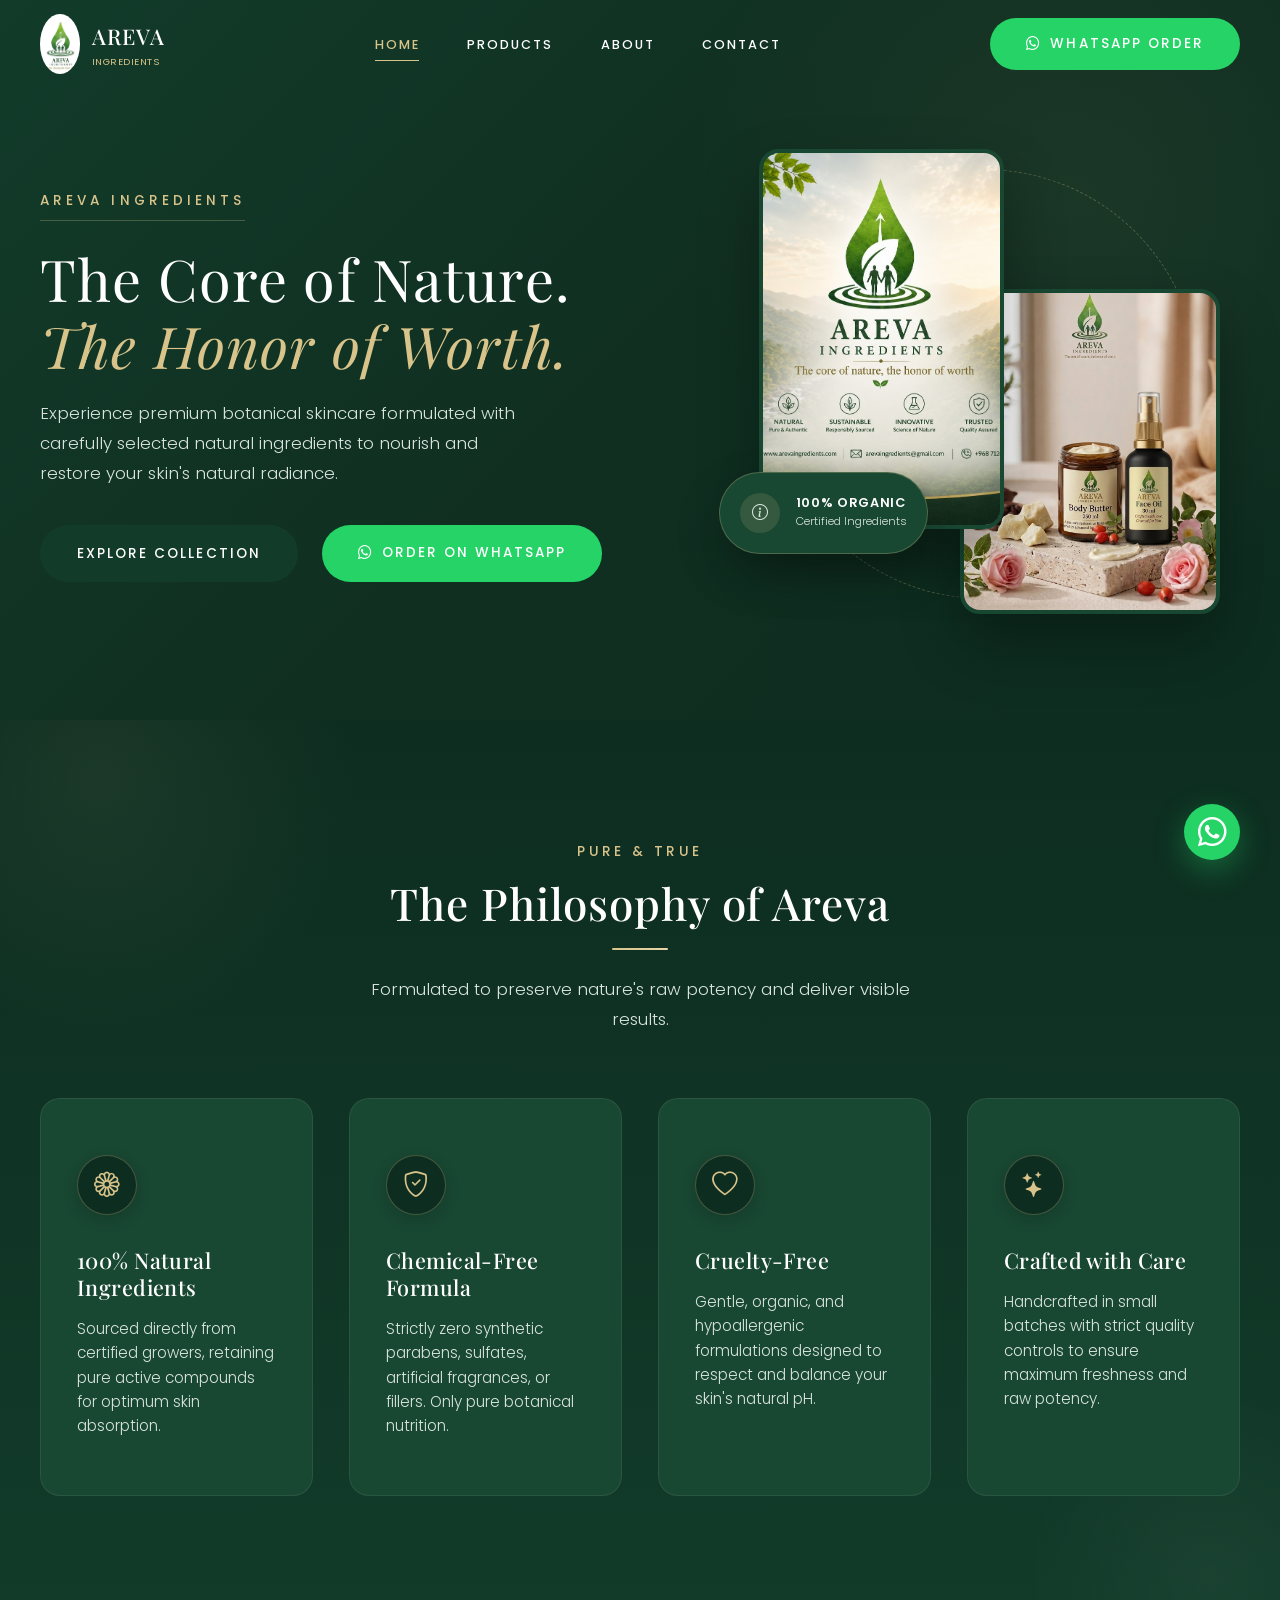
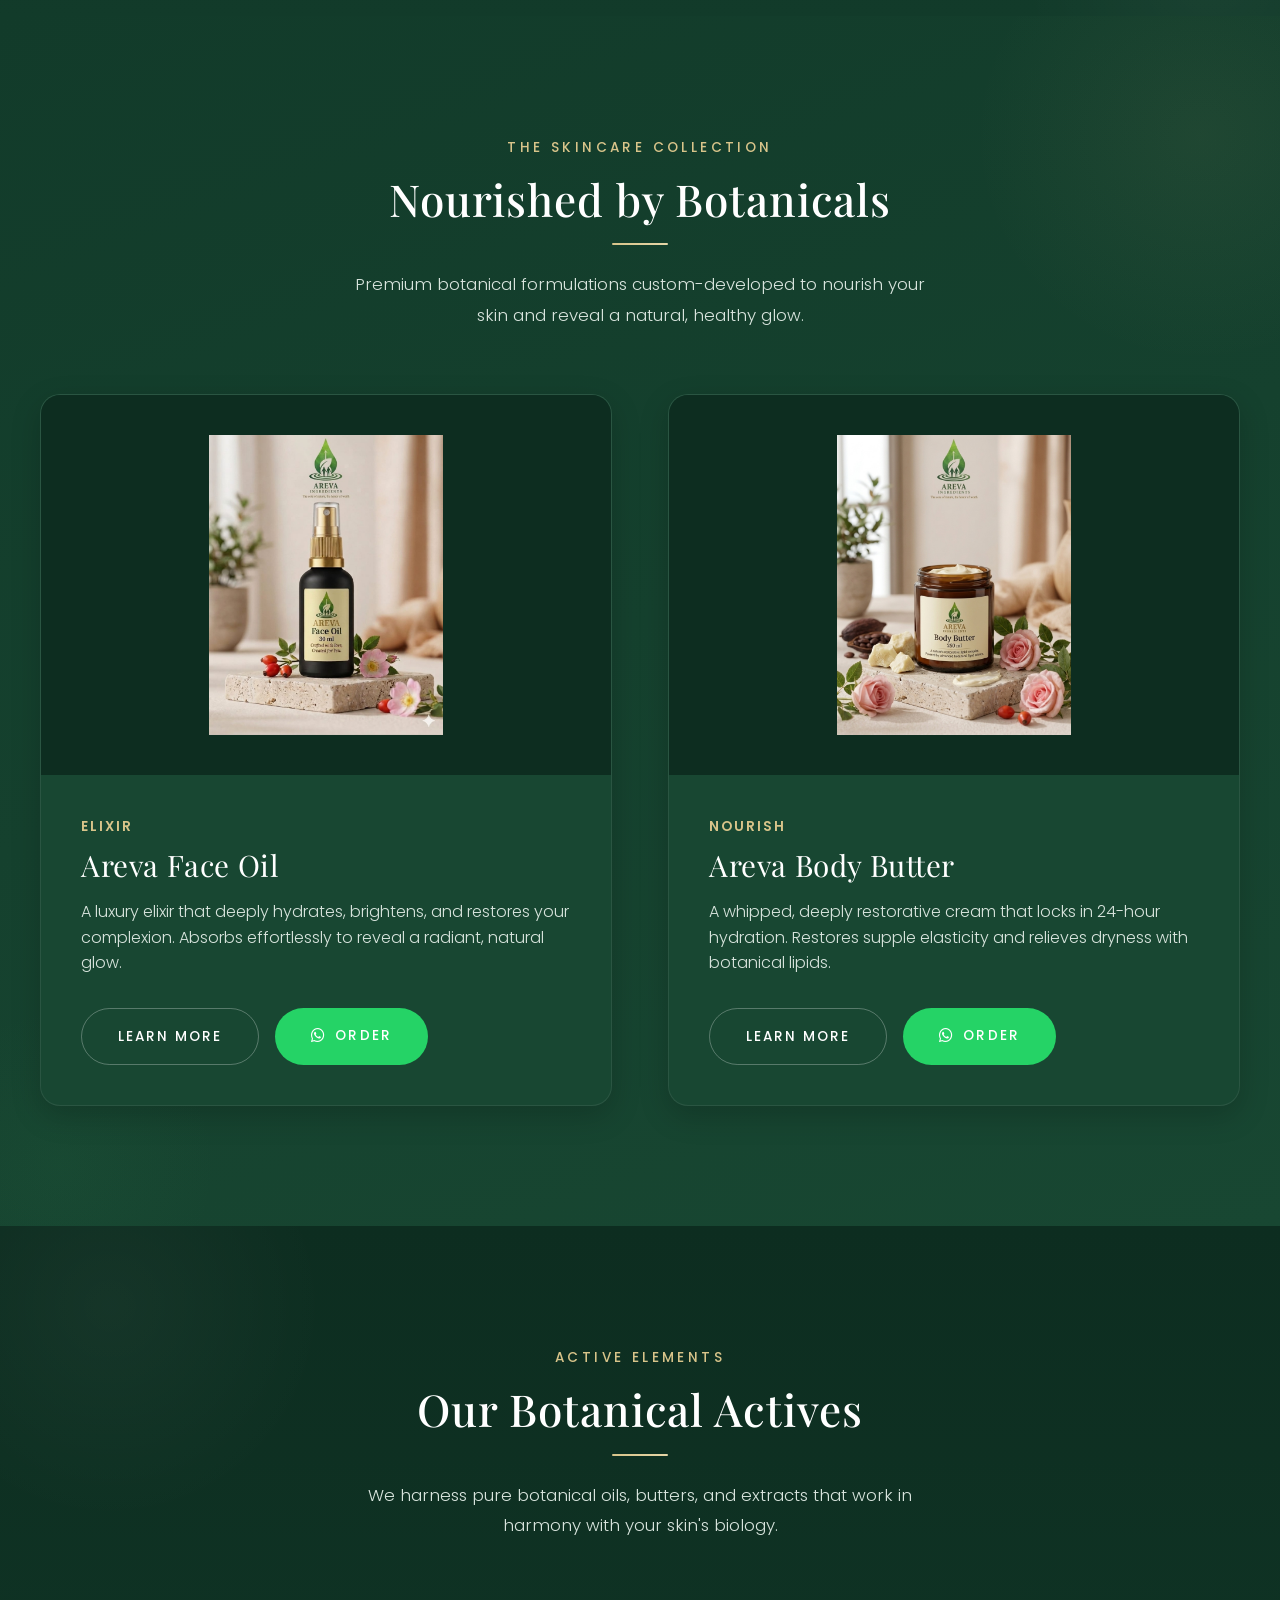
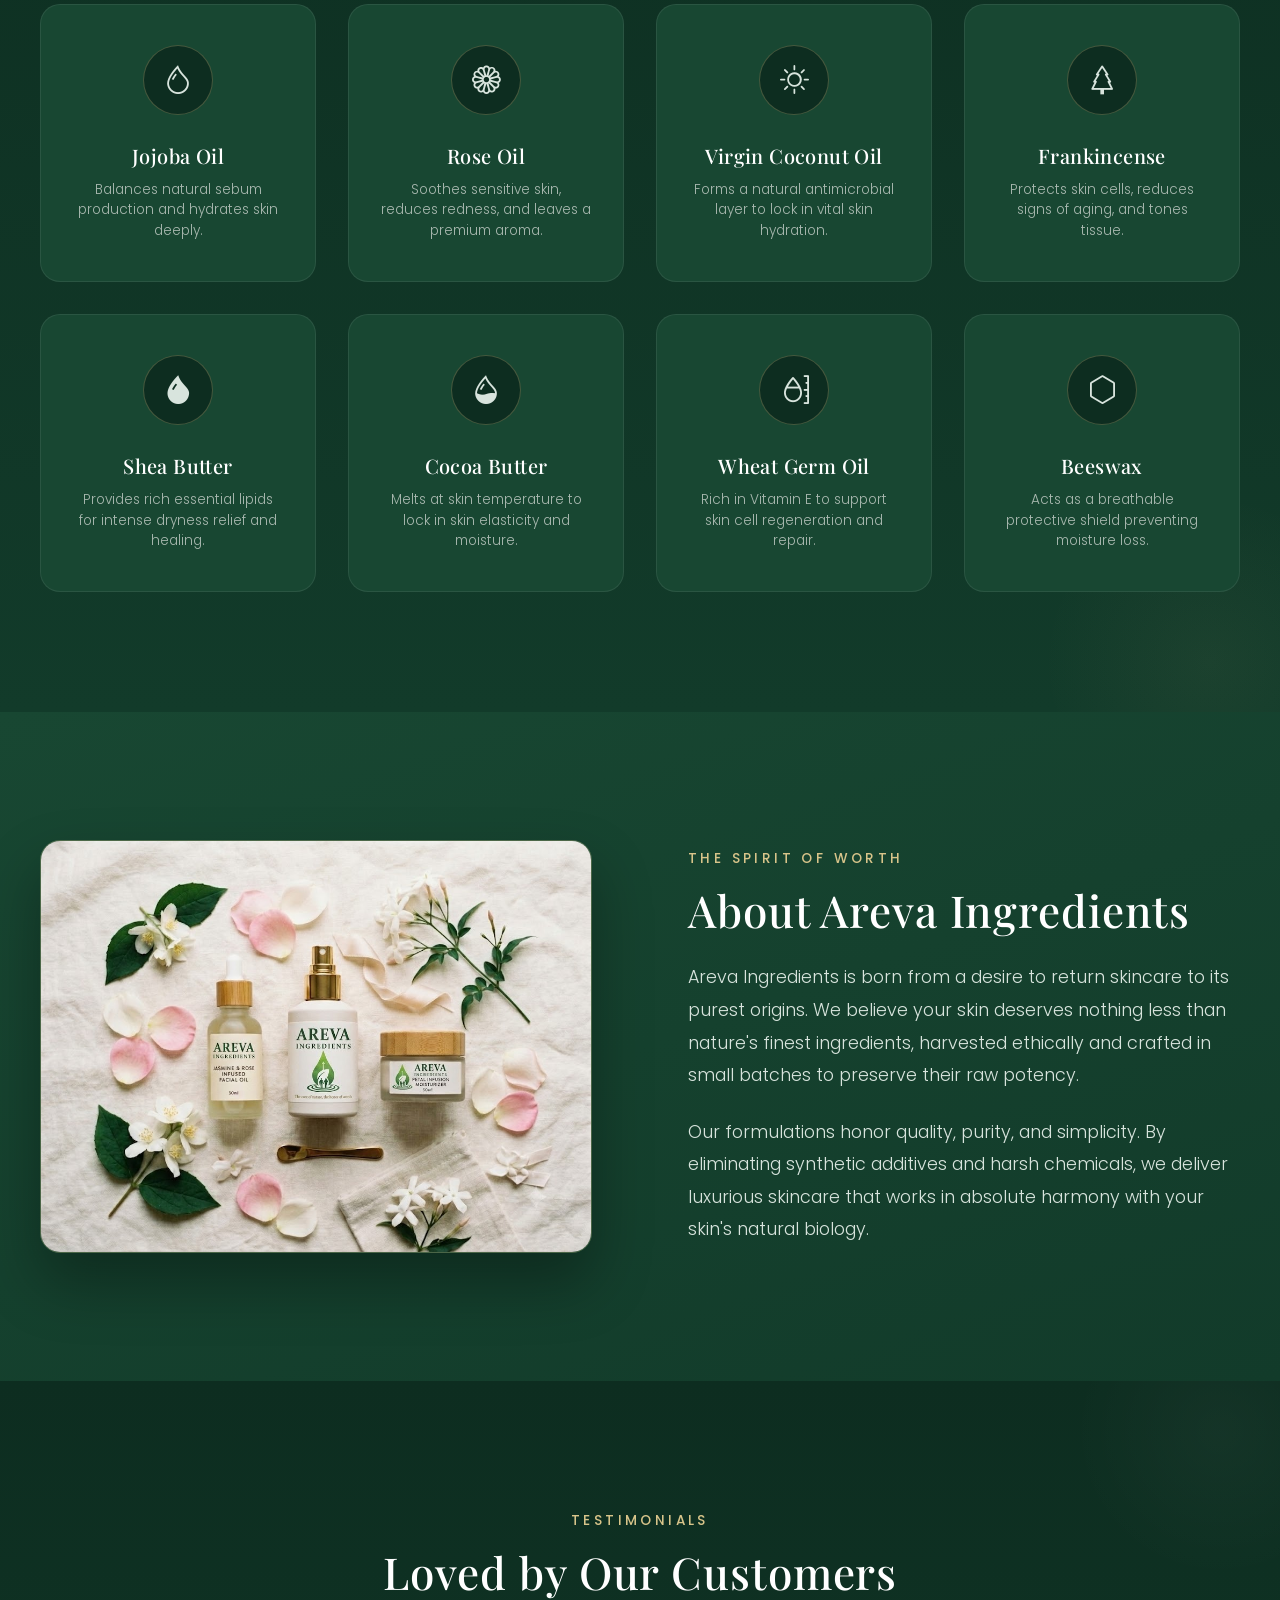
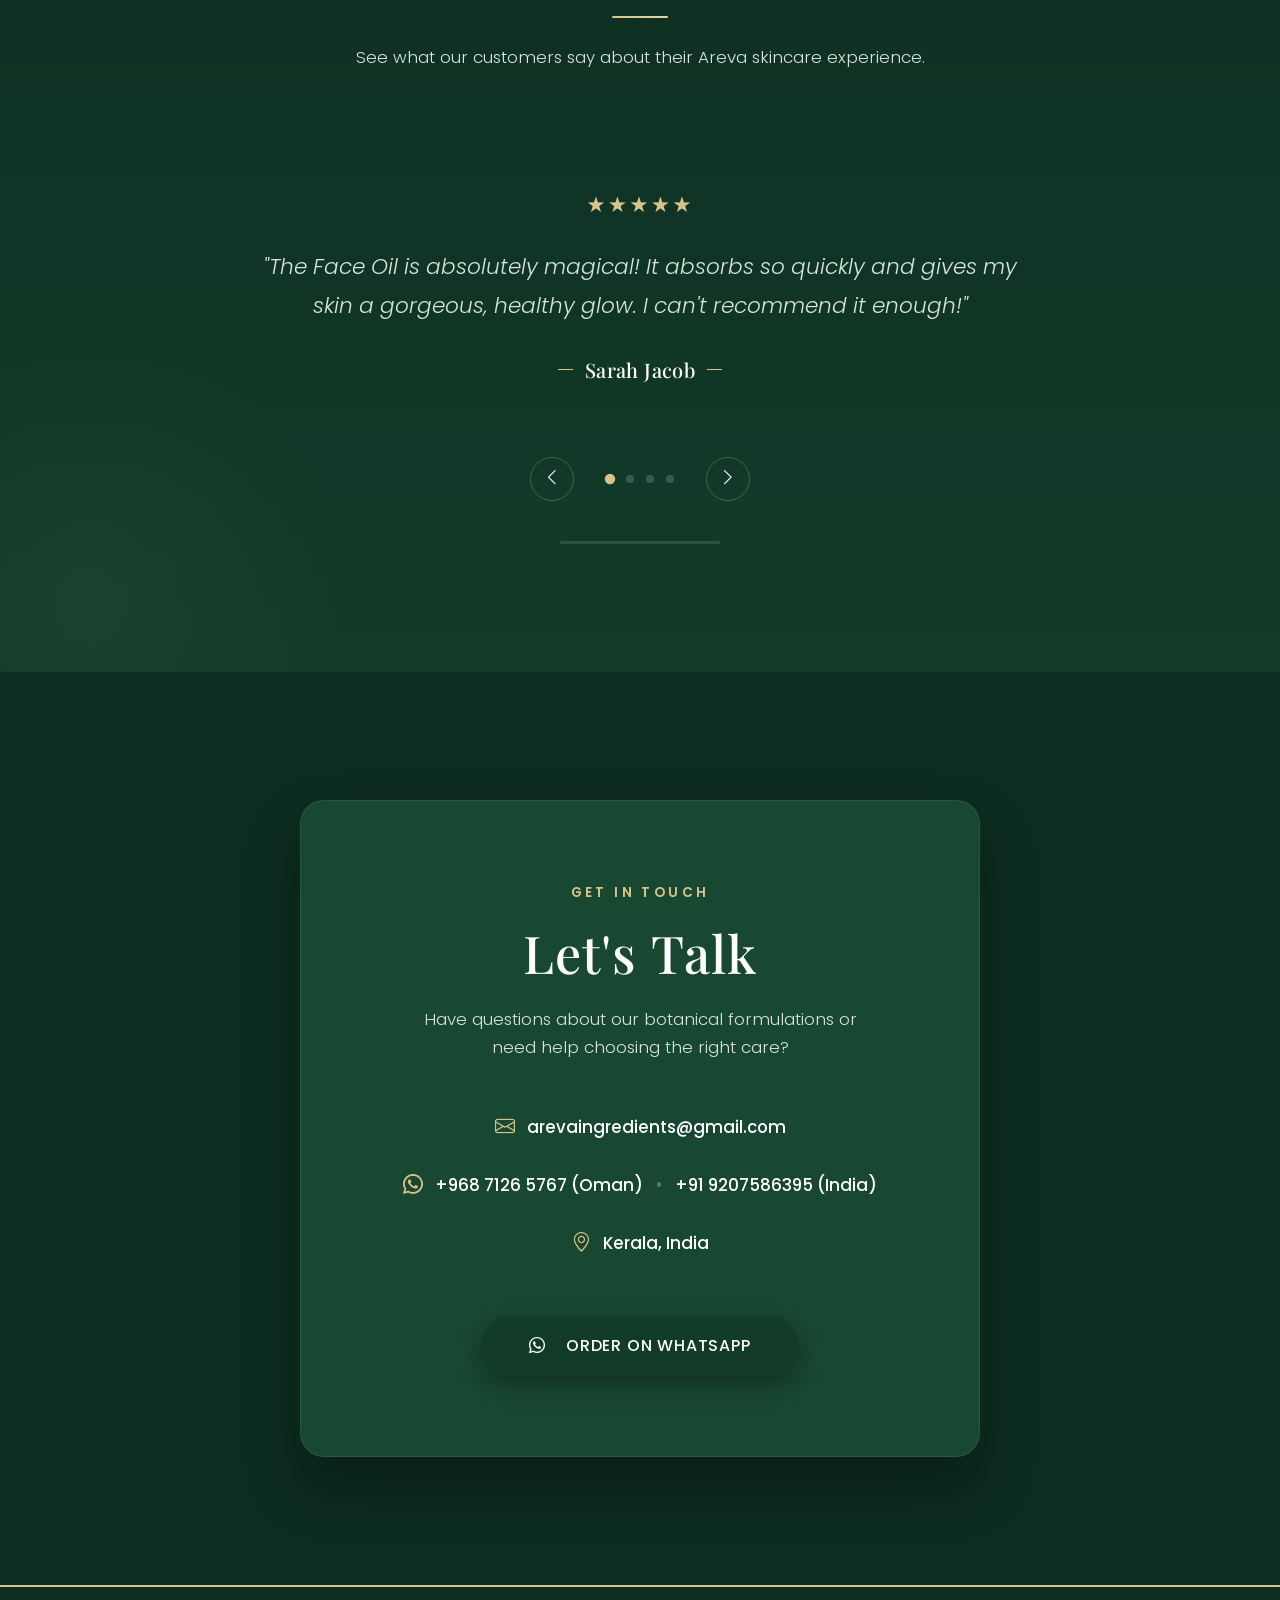
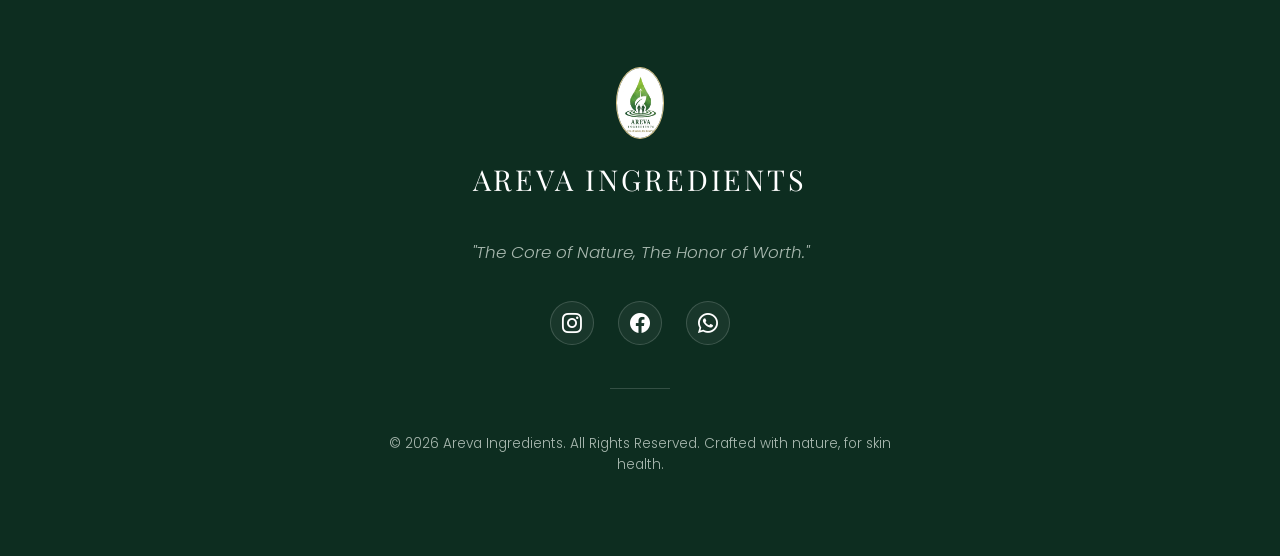
<file: index.html>
<!DOCTYPE html>
<html lang="en">

<head>
  <meta charset="UTF-8">
  <meta name="viewport" content="width=device-width, initial-scale=1.0">
  <title>Areva Ingredients | Premium Botanical Skincare</title>
  <meta name="description" content="Experience premium botanical skincare formulated with carefully selected natural ingredients. Elegant, luxurious, and organic skincare by Areva Ingredients.">
  <link rel="stylesheet" href="style.css">
  <!-- Bootstrap Icons CDN -->
  <link rel="stylesheet" href="https://cdn.jsdelivr.net/npm/bootstrap-icons@1.11.3/font/bootstrap-icons.min.css">
  <!-- Preconnect to fonts for performance -->
  <link rel="preconnect" href="https://fonts.googleapis.com">
  <link rel="preconnect" href="https://fonts.gstatic.com" crossorigin>
</head>

<body>

  <!-- --- PRELOADER --- -->
  <div class="preloader" id="preloader" aria-hidden="true">
    <div class="preloader-inner">
      <div class="preloader-ring"></div>
      <div class="preloader-logo-slot" id="preloader-logo-slot">
        <img src="assets/logo.jpg" alt="Areva Ingredients Logo"> 
      </div>
    </div>
    <span class="preloader-brand">AREVA<span>INGREDIENTS</span></span>
  </div>

  <!-- --- HEADER & NAVIGATION --- -->
  <header id="header">
    <div class="container nav-container">
      <a href="#home" class="nav-logo" id="nav-logo-link">
        <img src="assets/logo.jpg" alt="Areva Ingredients Logo" class="logo-img">
        <div class="brand-name-wrapper">
          <span class="nav-logo-text">AREVA</span>
          <span class="nav-logo-tagline">INGREDIENTS</span>
        </div>
      </a>

      <ul class="nav-menu" id="nav-menu">
        <li><a href="#home" class="nav-link active">Home</a></li>
        <li><a href="#products" class="nav-link">Products</a></li>
        <li><a href="#about" class="nav-link">About</a></li>
        <li><a href="#contact" class="nav-link">Contact</a></li>
      </ul>
      <div class="nav-actions">
        <button class="btn btn-gold btn-whatsapp" id="nav-whatsapp-btn">
          <span class="btn-icon"><i class="bi bi-whatsapp"></i></span>
          WhatsApp Order
        </button>
        <button class="mobile-toggle" id="mobile-toggle" aria-label="Toggle Menu">
          <span></span>
          <span></span>
          <span></span>
        </button>
      </div>
    </div>
  </header>

  <!-- --- HERO SECTION --- -->
  <section id="home" class="hero">
    <div class="container hero-grid">
      <div class="hero-content reveal">
        <span class="hero-tagline">Areva Ingredients</span>
        <h1 class="hero-title">The Core of Nature.<br><span>The Honor of Worth.</span></h1>
        <p class="hero-desc">Experience premium botanical skincare formulated with carefully selected natural ingredients to nourish and restore your skin's natural radiance.</p>
        <div class="hero-btns">
          <a href="#products" class="btn btn-primary">Explore Collection</a>
          <button class="btn btn-secondary btn-whatsapp" id="hero-whatsapp-btn">
            <span class="btn-icon"><i class="bi bi-whatsapp"></i></span>
            Order on WhatsApp
          </button>
        </div>
      </div>

      <div class="hero-image-container reveal-scale reveal-delay-2">
        <div class="hero-ellipse-bg"></div>
        <div class="hero-img-wrap hero-img-oil">
          <img src="assets/heroimage-1.jpg" alt="Areva Face Oil Premium Bottle">
        </div>
        <div class="hero-img-wrap hero-img-butter">
          <img src="assets/heroimage-2.jpg" alt="Areva Body Butter Amber Jar">
        </div>
        <div class="hero-badge">
          <div class="hero-badge-icon">
            <i class="bi bi-info-circle"></i>
          </div>
          <div class="hero-badge-text">
            <h4>100% Organic</h4>
            <p>Certified Ingredients</p>
          </div>
        </div>
      </div>
    </div>
  </section>

  <!-- --- WHY CHOOSE AREVA --- -->
  <section class="why-section">
    <div class="container">
      <div class="text-center reveal">
        <span class="section-subtitle">Pure & True</span>
        <h2 class="section-title">The Philosophy of Areva</h2>
        <p class="section-description">Formulated to preserve nature's raw potency and deliver visible results.</p>
      </div>

      <div class="why-grid">
        <!-- Card 1 -->
        <div class="why-card reveal">
          <div class="why-card-icon">
            <i class="bi bi-flower1"></i>
          </div>
          <h3 class="why-card-title">100% Natural Ingredients</h3>
          <p class="why-card-desc">Sourced directly from certified growers, retaining pure active compounds for optimum skin absorption.</p>
        </div>

        <!-- Card 2 -->
        <div class="why-card reveal reveal-delay-1">
          <div class="why-card-icon">
            <i class="bi bi-shield-check"></i>
          </div>
          <h3 class="why-card-title">Chemical-Free Formula</h3>
          <p class="why-card-desc">Strictly zero synthetic parabens, sulfates, artificial fragrances, or fillers. Only pure botanical nutrition.</p>
        </div>

        <!-- Card 3 -->
        <div class="why-card reveal reveal-delay-2">
          <div class="why-card-icon">
            <i class="bi bi-heart"></i>
          </div>
          <h3 class="why-card-title">Cruelty-Free</h3>
          <p class="why-card-desc">Gentle, organic, and hypoallergenic formulations designed to respect and balance your skin's natural pH.</p>
        </div>

        <!-- Card 4 -->
        <div class="why-card reveal reveal-delay-3">
          <div class="why-card-icon">
            <i class="bi bi-stars"></i>
          </div>
          <h3 class="why-card-title">Crafted with Care</h3>
          <p class="why-card-desc">Handcrafted in small batches with strict quality controls to ensure maximum freshness and raw potency.</p>
        </div>
      </div>
    </div>
  </section>

  <!-- --- FEATURED PRODUCTS SECTION --- -->
  <section id="products" class="products-section">
    <div class="container">
      <div class="text-center reveal">
        <span class="section-subtitle">The Skincare Collection</span>
        <h2 class="section-title">Nourished by Botanicals</h2>
        <p class="section-description">Premium botanical formulations custom-developed to nourish your skin and reveal a natural, healthy glow.</p>
      </div>

      <div class="products-grid">
        <!-- Product Card 1: Face Oil -->
        <div class="product-card reveal-left">
          <div class="product-card-image">
            <img src="assets/face-oil.jpg" alt="Areva Face Oil Elixir">
          </div>
          <div class="product-card-content">
            <span class="product-card-tag">Elixir</span>
            <h3 class="product-card-title">Areva Face Oil</h3>
            <p class="product-card-desc">A luxury elixir that deeply hydrates, brightens, and restores your complexion. Absorbs effortlessly to reveal a radiant, natural glow.</p>
            <div class="product-card-actions">
              <a href="face-oil.html" class="btn btn-secondary">Learn More</a>
              <button class="btn btn-primary btn-whatsapp order-product-btn" data-product="face-oil">
                <span class="btn-icon"><i class="bi bi-whatsapp"></i></span>
                Order
              </button>
            </div>
          </div>
        </div>

        <!-- Product Card 2: Body Butter -->
        <div class="product-card reveal-right reveal-delay-1">
          <div class="product-card-image">
            <img src="assets/body-butter.jpg" alt="Areva Body Butter Jar">
          </div>
          <div class="product-card-content">
            <span class="product-card-tag">Nourish</span>
            <h3 class="product-card-title">Areva Body Butter</h3>
            <p class="product-card-desc">A whipped, deeply restorative cream that locks in 24-hour hydration. Restores supple elasticity and relieves dryness with botanical lipids.</p>
            <div class="product-card-actions">
              <a href="body-butter.html" class="btn btn-secondary">Learn More</a>
              <button class="btn btn-primary btn-whatsapp order-product-btn" data-product="body-butter">
                <span class="btn-icon"><i class="bi bi-whatsapp"></i></span>
                Order
              </button>
            </div>
          </div>
        </div>
      </div>
    </div>
  </section>

  <!-- --- BOTANICAL INGREDIENTS SECTION --- -->
  <section class="ingredients-section">
    <div class="container">
      <div class="text-center reveal">
        <span class="section-subtitle">Active Elements</span>
        <h2 class="section-title">Our Botanical Actives</h2>
        <p class="section-description">We harness pure botanical oils, butters, and extracts that work in harmony with your skin's biology.</p>
      </div>

      <div class="ingredients-grid">
        <!-- Ingredient 1: Jojoba Oil -->
        <div class="ingredient-card reveal">
          <div class="ingredient-illustration">
            <i class="bi bi-droplet"></i>
          </div>
          <h3 class="ingredient-name">Jojoba Oil</h3>
          <p class="ingredient-benefit">Balances natural sebum production and hydrates skin deeply.</p>
        </div>

        <!-- Ingredient 2: Rose Oil -->
        <div class="ingredient-card reveal reveal-delay-1">
          <div class="ingredient-illustration">
            <i class="bi bi-flower1"></i>
          </div>
          <h3 class="ingredient-name">Rose Oil</h3>
          <p class="ingredient-benefit">Soothes sensitive skin, reduces redness, and leaves a premium aroma.</p>
        </div>

        <!-- Ingredient 3: Virgin Coconut Oil -->
        <div class="ingredient-card reveal reveal-delay-2">
          <div class="ingredient-illustration">
            <i class="bi bi-sun"></i>
          </div>
          <h3 class="ingredient-name">Virgin Coconut Oil</h3>
          <p class="ingredient-benefit">Forms a natural antimicrobial layer to lock in vital skin hydration.</p>
        </div>

        <!-- Ingredient 4: Frankincense -->
        <div class="ingredient-card reveal reveal-delay-3">
          <div class="ingredient-illustration">
            <i class="bi bi-tree"></i>
          </div>
          <h3 class="ingredient-name">Frankincense</h3>
          <p class="ingredient-benefit">Protects skin cells, reduces signs of aging, and tones tissue.</p>
        </div>

        <!-- Ingredient 5: Shea Butter -->
        <div class="ingredient-card reveal">
          <div class="ingredient-illustration">
            <i class="bi bi-droplet-fill"></i>
          </div>
          <h3 class="ingredient-name">Shea Butter</h3>
          <p class="ingredient-benefit">Provides rich essential lipids for intense dryness relief and healing.</p>
        </div>

        <!-- Ingredient 6: Cocoa Butter -->
        <div class="ingredient-card reveal reveal-delay-1">
          <div class="ingredient-illustration">
            <i class="bi bi-droplet-half"></i>
          </div>
          <h3 class="ingredient-name">Cocoa Butter</h3>
          <p class="ingredient-benefit">Melts at skin temperature to lock in skin elasticity and moisture.</p>
        </div>

        <!-- Ingredient 7: Wheat Germ Oil -->
        <div class="ingredient-card reveal reveal-delay-2">
          <div class="ingredient-illustration">
            <i class="bi bi-moisture"></i>
          </div>
          <h3 class="ingredient-name">Wheat Germ Oil</h3>
          <p class="ingredient-benefit">Rich in Vitamin E to support skin cell regeneration and repair.</p>
        </div>

        <!-- Ingredient 8: Beeswax -->
        <div class="ingredient-card reveal reveal-delay-3">
          <div class="ingredient-illustration">
            <i class="bi bi-hexagon"></i>
          </div>
          <h3 class="ingredient-name">Beeswax</h3>
          <p class="ingredient-benefit">Acts as a breathable protective shield preventing moisture loss.</p>
        </div>
      </div>
    </div>
  </section>

  <!-- --- ABOUT SECTION --- -->
  <section id="about" class="about-section">
    <div class="container about-grid">
      <div class="about-image-left reveal-left">
        <img src="assets/hero-products.jpg" alt="Areva Ingredients Botanical flatlay" class="about-img">
      </div>
      <div class="about-content-right reveal-right reveal-delay-1">
        <span class="section-subtitle">The Spirit of Worth</span>
        <h2 class="section-title">About Areva Ingredients</h2>
        <p class="about-text-story">
          Areva Ingredients is born from a desire to return skincare to its purest origins. We believe your skin deserves nothing less than nature's finest ingredients, harvested ethically and crafted in small batches to preserve their raw potency.
        </p>
        <p class="about-text-story">
          Our formulations honor quality, purity, and simplicity. By eliminating synthetic additives and harsh chemicals, we deliver luxurious skincare that works in absolute harmony with your skin's natural biology.
        </p>
      </div>
    </div>
  </section>

  <!-- --- TESTIMONIALS SECTION --- -->
  <section id="testimonials" class="testimonials-section">
    <div class="container">
      <div class="text-center reveal">
        <span class="section-subtitle">Testimonials</span>
        <h2 class="section-title">Loved by Our Customers</h2>
        <p class="section-description">See what our customers say about their Areva skincare experience.</p>
      </div>

      <div class="testimonials-carousel-container reveal reveal-delay-1">
        <div class="testimonials-carousel-wrapper">
          <!-- Slide 1 -->
          <div class="testimonial-slide active" data-index="0">
            <div class="testimonial-stars">★★★★★</div>
            <p class="testimonial-text">"The Face Oil is absolutely magical! It absorbs so quickly and gives my skin a gorgeous, healthy glow. I can't recommend it enough!"</p>
            <h4 class="testimonial-name">Sarah Jacob</h4>
          </div>

          <!-- Slide 2 -->
          <div class="testimonial-slide" data-index="1">
            <div class="testimonial-stars">★★★★★</div>
            <p class="testimonial-text">"Using the Body Butter has saved my dry skin this season. It smells heavenly and locks in moisture all day. Pure luxury."</p>
            <h4 class="testimonial-name">Devika Nair</h4>
          </div>

          <!-- Slide 3 -->
          <div class="testimonial-slide" data-index="2">
            <div class="testimonial-stars">★★★★★</div>
            <p class="testimonial-text">"I love that these products are 100% natural and chemical-free. Premium quality skincare that actually feels luxurious."</p>
            <h4 class="testimonial-name">Amal Salem</h4>
          </div>

          <!-- Slide 4 -->
          <div class="testimonial-slide" data-index="3">
            <div class="testimonial-stars">★★★★★</div>
            <p class="testimonial-text">"Outstanding results! The ingredients are top-notch and the quality is obvious from the first application. Highly recommended."</p>
            <h4 class="testimonial-name">Rita Mathew</h4>
          </div>
        </div>

        <!-- Controls -->
        <div class="carousel-controls">
          <button class="carousel-control-btn prev-btn" id="testimonial-prev" aria-label="Previous Review">
            <i class="bi bi-chevron-left"></i>
          </button>
          <div class="carousel-dots" id="carousel-dots-container">
            <span class="carousel-dot active" data-index="0"></span>
            <span class="carousel-dot" data-index="1"></span>
            <span class="carousel-dot" data-index="2"></span>
            <span class="carousel-dot" data-index="3"></span>
          </div>
          <button class="carousel-control-btn next-btn" id="testimonial-next" aria-label="Next Review">
            <i class="bi bi-chevron-right"></i>
          </button>
        </div>

        <!-- Autoplay progress indicator -->
        <div class="testimonial-progress-track" id="testimonial-progress-track">
          <div class="testimonial-progress-fill"></div>
        </div>
      </div>
    </div>
  </section>

  <!-- --- CONTACT SECTION --- -->
  <section id="contact" class="contact-section">
    <!-- Soft Golden Radial Glow behind content -->
    <div class="contact-glow"></div>

    <div class="container reveal-scale">
      <div class="contact-card-centered">
        <span class="contact-top-label">GET IN TOUCH</span>
        <h2 class="contact-luxury-heading">Let's Talk</h2>
        <p class="contact-luxury-subtext">Have questions about our botanical formulations or need help choosing the right care?</p>
        
        <div class="contact-details-minimal">
          <div class="contact-detail-item">
            <i class="bi bi-envelope"></i>
            <a href="mailto:arevaingredients@gmail.com">arevaingredients@gmail.com</a>
          </div>
          
          <div class="contact-detail-item">
            <i class="bi bi-whatsapp"></i>
            <div>
              <a href="tel:+96871265767">+968 7126 5767 (Oman)</a>
              <span class="detail-item-sep">•</span>
              <a href="tel:+919207586395">+91 9207586395 (India)</a>
            </div>
          </div>
          
          <div class="contact-detail-item">
            <i class="bi bi-geo-alt"></i>
            <span>Kerala, India</span>
          </div>
        </div>

        <div class="contact-button-wrapper">
          <button class="btn btn-whatsapp-luxury btn-whatsapp" id="contact-whatsapp-btn">
            <span class="btn-icon"><i class="bi bi-whatsapp"></i></span>
            Order on WhatsApp
          </button>
        </div>
      </div>
    </div>
  </section>

  <!-- --- FOOTER --- -->
  <footer class="luxury-footer">
    <div class="container footer-minimal-content reveal-fade">
      <div class="footer-logo-center">
        <img src="assets/logo.jpg" alt="Areva Ingredients Logo" class="footer-logo-img">
        <span class="footer-logo-text">AREVA INGREDIENTS</span>
      </div>
      <p class="footer-tagline-center">"The Core of Nature, The Honor of Worth."</p>
      
      <div class="footer-socials-center">
        <a href="https://www.instagram.com/arevaingredients" class="footer-social-link" target="_blank" aria-label="Instagram">
          <i class="bi bi-instagram"></i>
        </a>
        <a href="https://www.facebook.com/share/195wqYtnwG/" class="footer-social-link" target="_blank" aria-label="Facebook">
          <i class="bi bi-facebook"></i>
        </a>
        <a href="https://wa.me/96871265767" class="footer-social-link" aria-label="WhatsApp">
          <i class="bi bi-whatsapp"></i>
        </a>
      </div>
      
      
      <div class="footer-divider-center"></div>
      
      <p class="copyright-center">&copy; 2026 Areva Ingredients. All Rights Reserved. Crafted with nature, for skin health.</p>
    </div>
  </footer>

  <!-- --- WHATSAPP FLOATING WIDGET --- -->
  <div class="whatsapp-widget" id="whatsapp-widget">
    <div class="whatsapp-widget-card">
      <div class="whatsapp-widget-header">
        <div class="whatsapp-widget-avatar">
          <img src="assets/logo.jpg" alt="Areva Ingredients Logo">
        </div>
        <div class="whatsapp-widget-header-text">
          <h3>Areva Ingredients</h3>
          <p>Typically replies in minutes</p>
        </div>
        <button class="whatsapp-widget-close" id="whatsapp-widget-close" aria-label="Close Chat">
          <i class="bi bi-x-lg"></i>
        </button>
      </div>

      <div class="whatsapp-widget-body">
        <div class="whatsapp-chat-bubble">
          Hello! Let us know how we can help you today. You can select your region below to place an order or ask a question directly on WhatsApp.
        </div>

        <div class="whatsapp-number-selector">
          <!-- Oman Office -->
          <div class="whatsapp-number-btn" data-number="+96871265767" data-region="Oman">
            <div class="whatsapp-number-info">
              <h4>Order - Oman Office</h4>
              <p>+968 7126 5767</p>
            </div>
            <i class="bi bi-whatsapp"></i>
          </div>

          <!-- India Office -->
          <div class="whatsapp-number-btn" data-number="+919207586395" data-region="India">
            <div class="whatsapp-number-info">
              <h4>Order - India Office</h4>
              <p>+91 9207586395</p>
            </div>
            <i class="bi bi-whatsapp"></i>
          </div>
        </div>
      </div>
    </div>

    <button class="whatsapp-widget-bubble" id="whatsapp-widget-bubble" aria-label="Open Chat Window">
      <i class="bi bi-whatsapp"></i>
    </button>
  </div>

  <script src="script.js"></script>
</body>

</html>
</file>
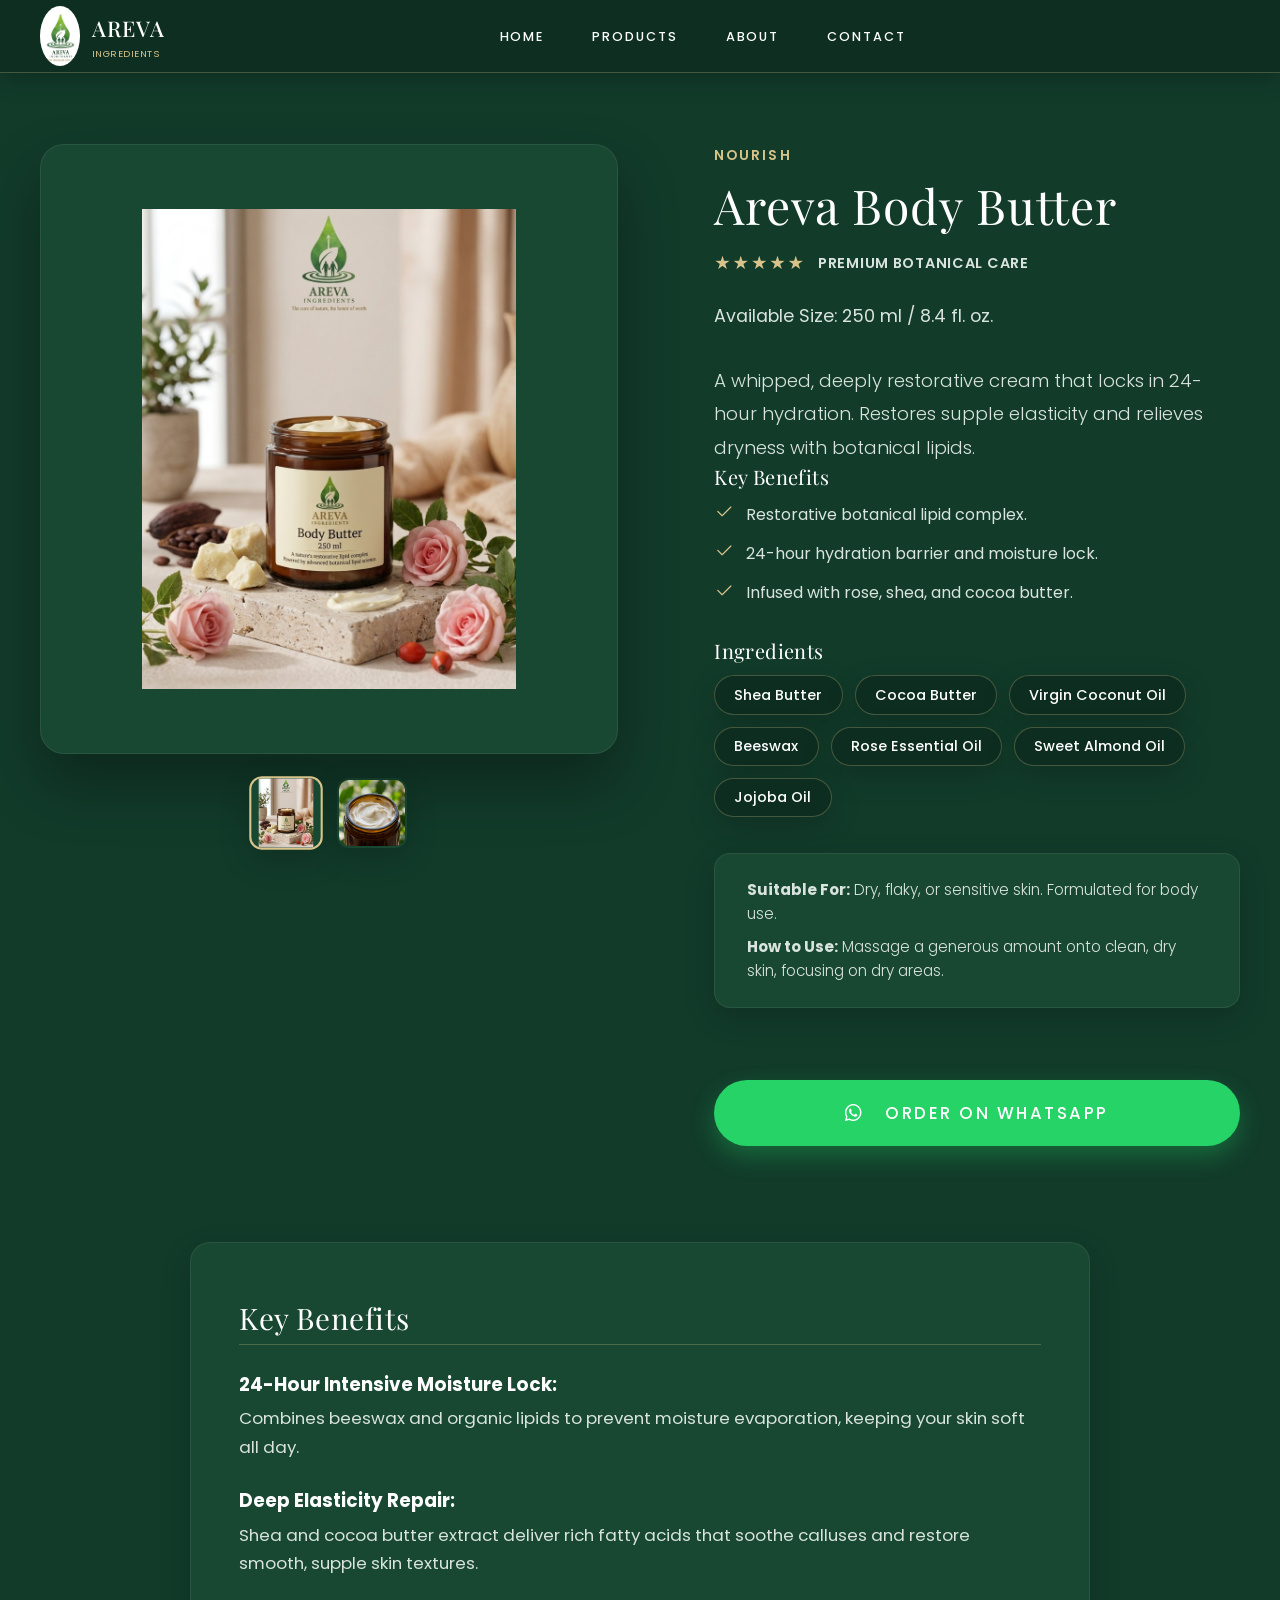
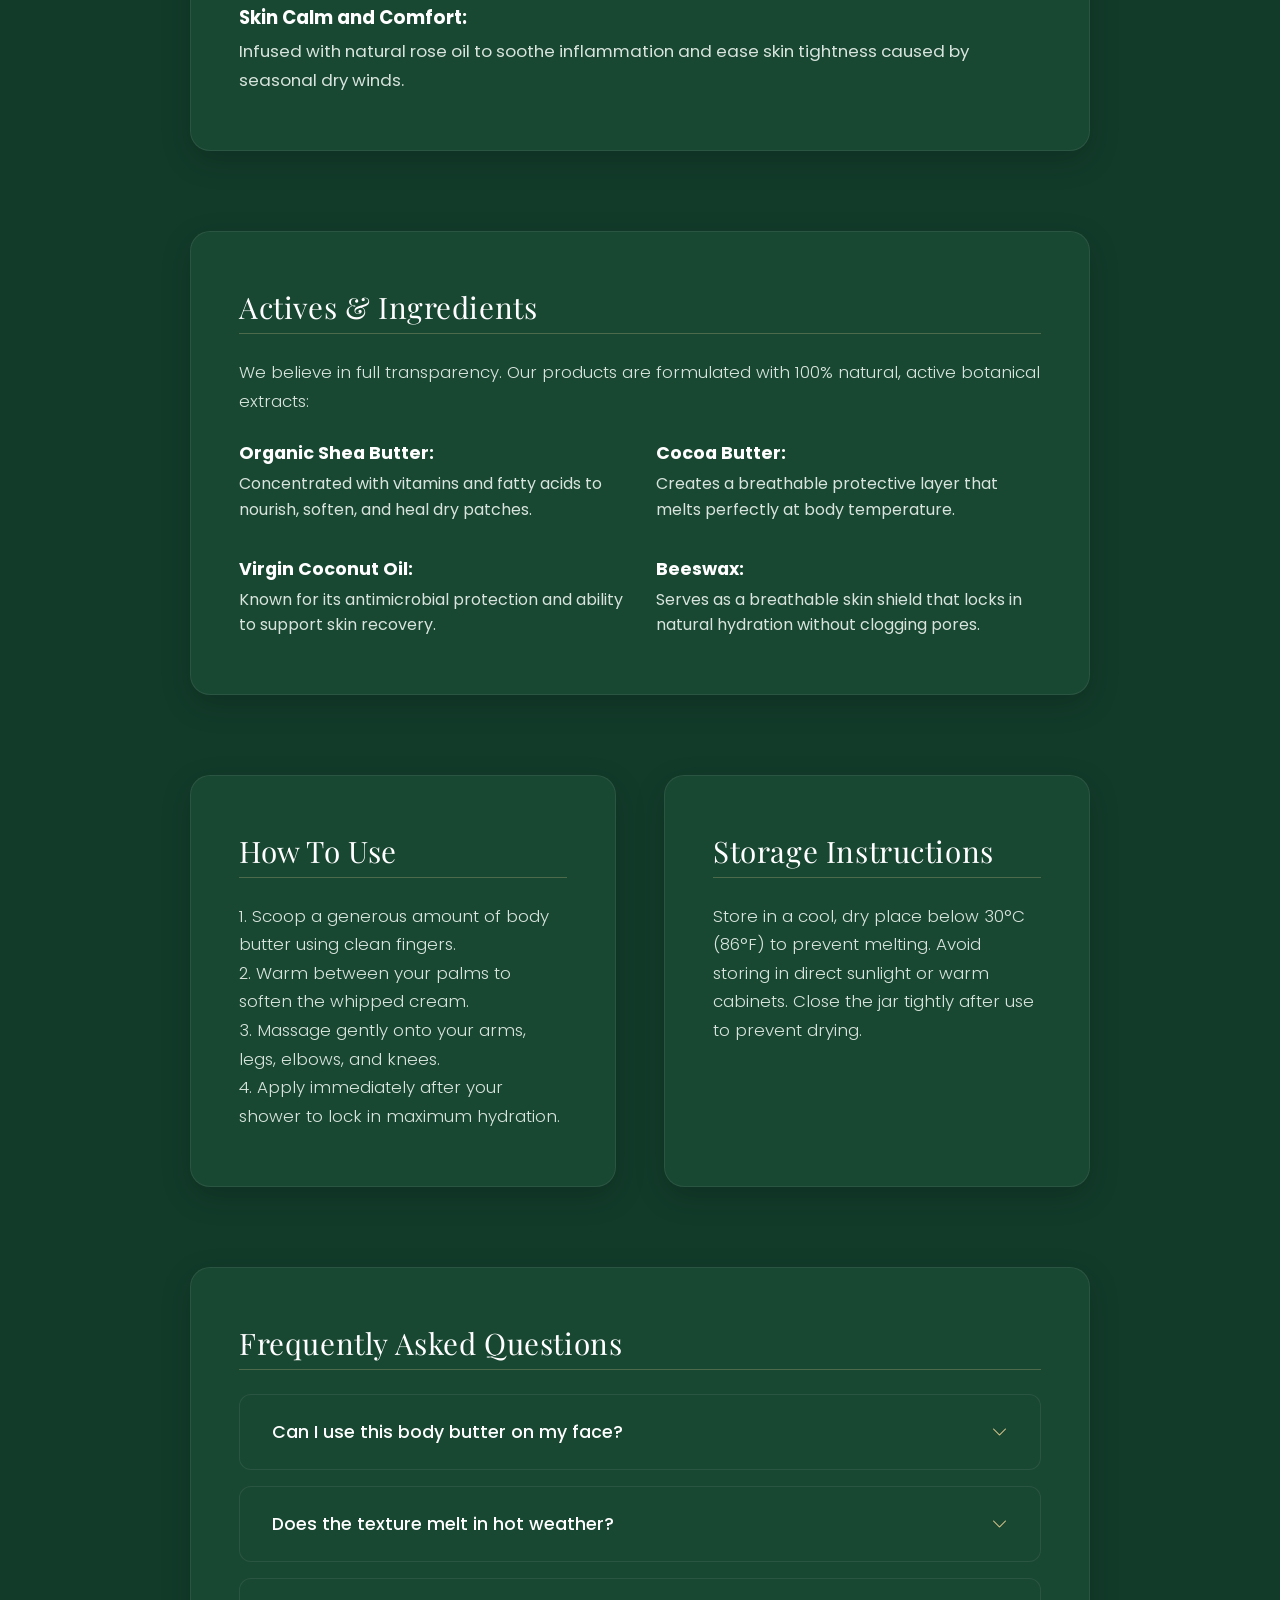
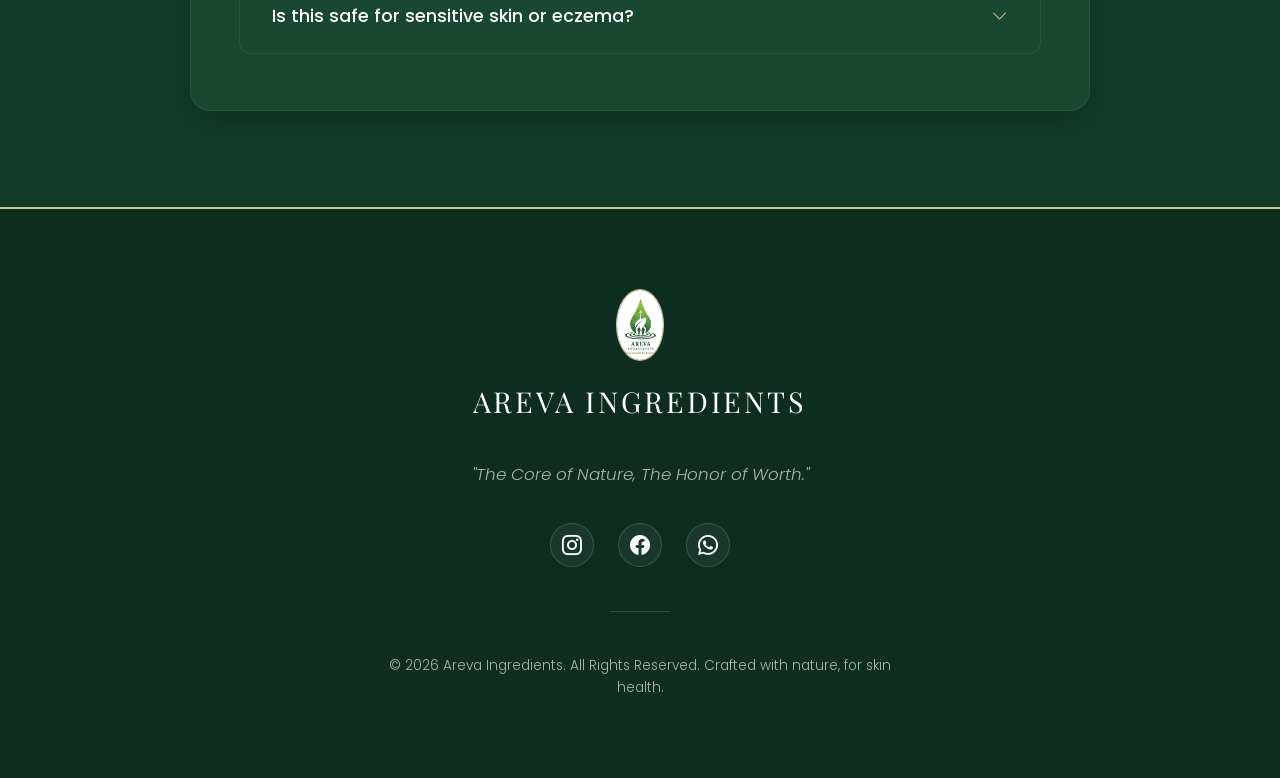
<file: body-butter.html>
<!DOCTYPE html>
<html lang="en">

<head>
  <meta charset="UTF-8">
  <meta name="viewport" content="width=device-width, initial-scale=1.0">
  <title>Areva Body Butter | Areva Ingredients</title>
  <meta name="description" content="A whipped, deeply restorative cream that locks in 24-hour hydration. Discover Areva Body Butter, crafted with natural shea, cocoa, and coconut lipids.">
  <link rel="stylesheet" href="style.css">
  <!-- Bootstrap Icons CDN -->
  <link rel="stylesheet" href="https://cdn.jsdelivr.net/npm/bootstrap-icons@1.11.3/font/bootstrap-icons.min.css">
  <!-- Preconnect to fonts for performance -->
  <link rel="preconnect" href="https://fonts.googleapis.com">
  <link rel="preconnect" href="https://fonts.gstatic.com" crossorigin>
</head>

<body>

  <!-- --- HEADER & NAVIGATION --- -->
  <header id="header" class="scrolled">
    <div class="container nav-container">
      <a href="index.html#home" class="nav-logo" id="nav-logo-link">
        <img src="assets/logo.jpg" alt="Areva Ingredients Logo" class="logo-img">
        <div class="brand-name-wrapper">
          <span class="nav-logo-text">AREVA</span>
          <span class="nav-logo-tagline">INGREDIENTS</span>
        </div>
      </a>

      <ul class="nav-menu" id="nav-menu">
        <li><a href="index.html#home" class="nav-link">Home</a></li>
        <li><a href="index.html#products" class="nav-link">Products</a></li>
        <li><a href="index.html#about" class="nav-link">About</a></li>
        <li><a href="index.html#contact" class="nav-link">Contact</a></li>
      </ul>
      <div class="nav-actions">
        <button class="mobile-toggle" id="mobile-toggle" aria-label="Toggle Menu">
          <span></span>
          <span></span>
          <span></span>
        </button>
      </div>
    </div>
  </header>

  <!-- --- PRODUCT DETAIL CONTENT --- -->
  <main class="product-detail-page">
    <div class="container">
      <!-- Back Link -->
      <!-- <a href="index.html#products" class="back-to-products-link">
        <i class="bi bi-arrow-left"></i> Back to Products
      </a> -->

      <div class="product-detail-grid">
        <!-- Left Side: Large Product Image + Gallery -->
        <div class="product-detail-visual-wrapper reveal active">
          <div class="product-detail-visual">
            <div class="product-detail-visual-circle"></div>
            <img src="assets/body-butter.jpg" alt="Areva Body Butter Jar" class="product-detail-img" id="main-product-img">
          </div>
          
          <!-- Image Gallery Thumbnails -->
          <div class="product-gallery-thumbnails">
            <div class="gallery-thumb active" data-src="assets/body-butter.jpg">
              <img src="assets/body-butter.jpg" alt="Areva Body Butter Bottle Thumbnail">
            </div>
            <div class="gallery-thumb" data-src="assets/body-butter-gallery1.jpg">
              <img src="assets/body-butter-gallery1.jpg" alt="Areva Body Butter Texture Thumbnail">
            </div>
          </div>
        </div>

        <!-- Right Side: Luxury Product Information -->
        <div class="product-detail-info reveal reveal-delay-1 active">
          <span class="product-detail-tag">Nourish</span>
          <h1 class="product-detail-title">Areva Body Butter</h1>
          
          <!-- Stars & Subtitle -->
          <div class="detail-stars-badge">
            <span class="detail-stars-stars">★★★★★</span>
            <span class="detail-stars-text">Premium Botanical Care</span>
          </div>

          <span class="product-detail-volume">Available Size: 250 ml / 8.4 fl. oz.</span>

          <!-- Product Overview -->
          <p class="product-detail-overview">
            A whipped, deeply restorative cream that locks in 24-hour hydration. Restores supple elasticity and relieves dryness with botanical lipids.
          </p>

          <!-- Benefits Summary -->
          <div class="detail-bullets-wrapper">
            <h4 class="detail-subtitle-mini">Key Benefits</h4>
            <ul class="detail-bullets">
              <li>
                <i class="bi bi-check2"></i>
                Restorative botanical lipid complex.
              </li>
              <li>
                <i class="bi bi-check2"></i>
                24-hour hydration barrier and moisture lock.
              </li>
              <li>
                <i class="bi bi-check2"></i>
                Infused with rose, shea, and cocoa butter.
              </li>
            </ul>
          </div>

          <!-- Key Ingredients Pills -->
          <div class="detail-ingredients-wrapper">
            <h4 class="detail-subtitle-mini">Ingredients</h4>
            <div class="detail-ingredients-tags">
              <span class="ingredient-tag-badge">Shea Butter</span>
              <span class="ingredient-tag-badge">Cocoa Butter</span>
              <span class="ingredient-tag-badge">Virgin Coconut Oil</span>
              <span class="ingredient-tag-badge">Beeswax</span>
              <span class="ingredient-tag-badge">Rose Essential Oil</span>
              <span class="ingredient-tag-badge">Sweet Almond Oil</span>
              <span class="ingredient-tag-badge">Jojoba Oil</span>
            </div>
          </div>

          <!-- Suitability & Use Mini -->
          <div class="detail-suitability-wrapper">
            <p><strong>Suitable For:</strong> Dry, flaky, or sensitive skin. Formulated for body use.</p>
            <p><strong>How to Use:</strong> Massage a generous amount onto clean, dry skin, focusing on dry areas.</p>
          </div>

          <!-- Actions -->
          <div class="product-detail-actions">
            <a href="https://wa.me/96871265767?text=Hello%20Areva%20Ingredients,%20I%20would%20like%20to%20know%20more%20about%20your%20products." target="_blank" class="btn btn-primary btn-whatsapp-luxury-large">
              <span class="btn-icon"><i class="bi bi-whatsapp"></i></span>
              Order on WhatsApp
            </a>
          </div>

        </div>
      </div>

      <!-- --- SCROLL DOWN DETAILED SECTIONS --- -->
      <div class="product-detail-tabs-section">
        <!-- Detailed Benefits -->
        <div class="tab-content-block">
          <h3 class="tab-block-title">Key Benefits</h3>
          <ul class="detailed-tab-list">
            <li>
              <strong>24-Hour Intensive Moisture Lock:</strong>
              Combines beeswax and organic lipids to prevent moisture evaporation, keeping your skin soft all day.
            </li>
            <li>
              <strong>Deep Elasticity Repair:</strong>
              Shea and cocoa butter extract deliver rich fatty acids that soothe calluses and restore smooth, supple skin textures.
            </li>
            <li>
              <strong>Skin Calm and Comfort:</strong>
              Infused with natural rose oil to soothe inflammation and ease skin tightness caused by seasonal dry winds.
            </li>
          </ul>
        </div>

        <!-- Detailed Ingredients -->
        <div class="tab-content-block">
          <h3 class="tab-block-title">Actives & Ingredients</h3>
          <p class="tab-block-desc">
            We believe in full transparency. Our products are formulated with 100% natural, active botanical extracts:
          </p>
          <div class="detailed-ingredients-list-grid">
            <div class="ing-list-item">
              <strong>Organic Shea Butter:</strong> Concentrated with vitamins and fatty acids to nourish, soften, and heal dry patches.
            </div>
            <div class="ing-list-item">
              <strong>Cocoa Butter:</strong> Creates a breathable protective layer that melts perfectly at body temperature.
            </div>
            <div class="ing-list-item">
              <strong>Virgin Coconut Oil:</strong> Known for its antimicrobial protection and ability to support skin recovery.
            </div>
            <div class="ing-list-item">
              <strong>Beeswax:</strong> Serves as a breathable skin shield that locks in natural hydration without clogging pores.
            </div>
          </div>
        </div>

        <!-- How to Use & Storage -->
        <div class="tab-content-grid">
          <div class="tab-content-block">
            <h3 class="tab-block-title">How To Use</h3>
            <p class="tab-block-desc">
              1. Scoop a generous amount of body butter using clean fingers.<br>
              2. Warm between your palms to soften the whipped cream.<br>
              3. Massage gently onto your arms, legs, elbows, and knees.<br>
              4. Apply immediately after your shower to lock in maximum hydration.
            </p>
          </div>
          <div class="tab-content-block">
            <h3 class="tab-block-title">Storage Instructions</h3>
            <p class="tab-block-desc">
              Store in a cool, dry place below 30°C (86°F) to prevent melting. Avoid storing in direct sunlight or warm cabinets. Close the jar tightly after use to prevent drying.
            </p>
          </div>
        </div>

        <!-- Accordion FAQ Section -->
        <div class="tab-content-block">
          <h3 class="tab-block-title">Frequently Asked Questions</h3>
          <div class="luxury-faq-accordion">
            <div class="faq-item">
              <button class="faq-trigger">
                <span>Can I use this body butter on my face?</span>
                <i class="bi bi-chevron-down"></i>
              </button>
              <div class="faq-content">
                <p>Yes, It can use, use any of the one in a time. also it can used for the hair also.</p>
              </div>
            </div>
            
            <div class="faq-item">
              <button class="faq-trigger">
                <span>Does the texture melt in hot weather?</span>
                <i class="bi bi-chevron-down"></i>
              </button>
              <div class="faq-content">
                <p>Because our body butter contains no synthetic emulsifiers or hardeners, it may soften if exposed to temperatures above 30°C (86°F). Store it in a cool room, and it will return to its whipped solid state.</p>
              </div>
            </div>

            <div class="faq-item">
              <button class="faq-trigger">
                <span>Is this safe for sensitive skin or eczema?</span>
                <i class="bi bi-chevron-down"></i>
              </button>
              <div class="faq-content">
                <p>Yes. Our formulation contains no artificial fragrances, parabens, or chemical additives. The organic shea butter and coconut oils are highly soothing for dry, raw skin conditions.</p>
              </div>
            </div>
          </div>
        </div>

        <!-- Related Products Section -->
        <!-- <div class="tab-content-block">
          <h3 class="tab-block-title">Complete Your Routine</h3>
          <div class="related-products-grid">
            <div class="product-card related-card">
              <div class="product-card-image">
                <img src="assets/face-oil.jpg" alt="Areva Face Oil Bottle">
              </div>
              <div class="product-card-content">
                <span class="product-card-tag">Elixir</span>
                <h3 class="product-card-title">Areva Face Oil</h3>
                <p class="product-card-desc">A luxury elixir that deeply hydrates, brightens, and restores your complexion. Absorbs effortlessly to reveal a radiant, natural glow.</p>
                <div class="product-card-actions">
                  <a href="face-oil.html" class="btn btn-secondary">Learn More</a>
                  <button class="btn btn-primary btn-whatsapp order-product-btn" data-product="face-oil">
                    <span class="btn-icon"><i class="bi bi-whatsapp"></i></span> Order
                  </button>
                </div>
              </div>
            </div>
          </div>
        </div> -->

        <!-- Back to products -->
        <!-- <div class="detail-back-button-footer">
          <a href="index.html#products" class="btn btn-secondary btn-back-luxury">
            <i class="bi bi-arrow-left"></i> Back to Products
          </a>
        </div> -->

      </div>

    </div>
  </main>

  <!-- --- FOOTER --- -->
  <footer class="luxury-footer">
    <div class="container footer-minimal-content">
      <div class="footer-logo-center">
        <img src="assets/logo.jpg" alt="Areva Ingredients Logo" class="footer-logo-img">
        <span class="footer-logo-text">AREVA INGREDIENTS</span>
      </div>
      <p class="footer-tagline-center">"The Core of Nature, The Honor of Worth."</p>
      
      <div class="footer-socials-center">
        <a href="https://www.instagram.com/arevaingredients" class="footer-social-link" target="_blank" aria-label="Instagram">
          <i class="bi bi-instagram"></i>
        </a>
        <a href="https://www.facebook.com/share/195wqYtnwG/" class="footer-social-link" target="_blank" aria-label="Facebook">
          <i class="bi bi-facebook"></i>
        </a>
        <a href="https://wa.me/96871265767" class="footer-social-link" aria-label="WhatsApp">
          <i class="bi bi-whatsapp"></i>
        </a>
      </div>
      
      <div class="footer-divider-center"></div>
      
      <p class="copyright-center">&copy; 2026 Areva Ingredients. All Rights Reserved. Crafted with nature, for skin health.</p>
    </div>
  </footer>

  <script src="script.js"></script>
</body>

</html>
</file>
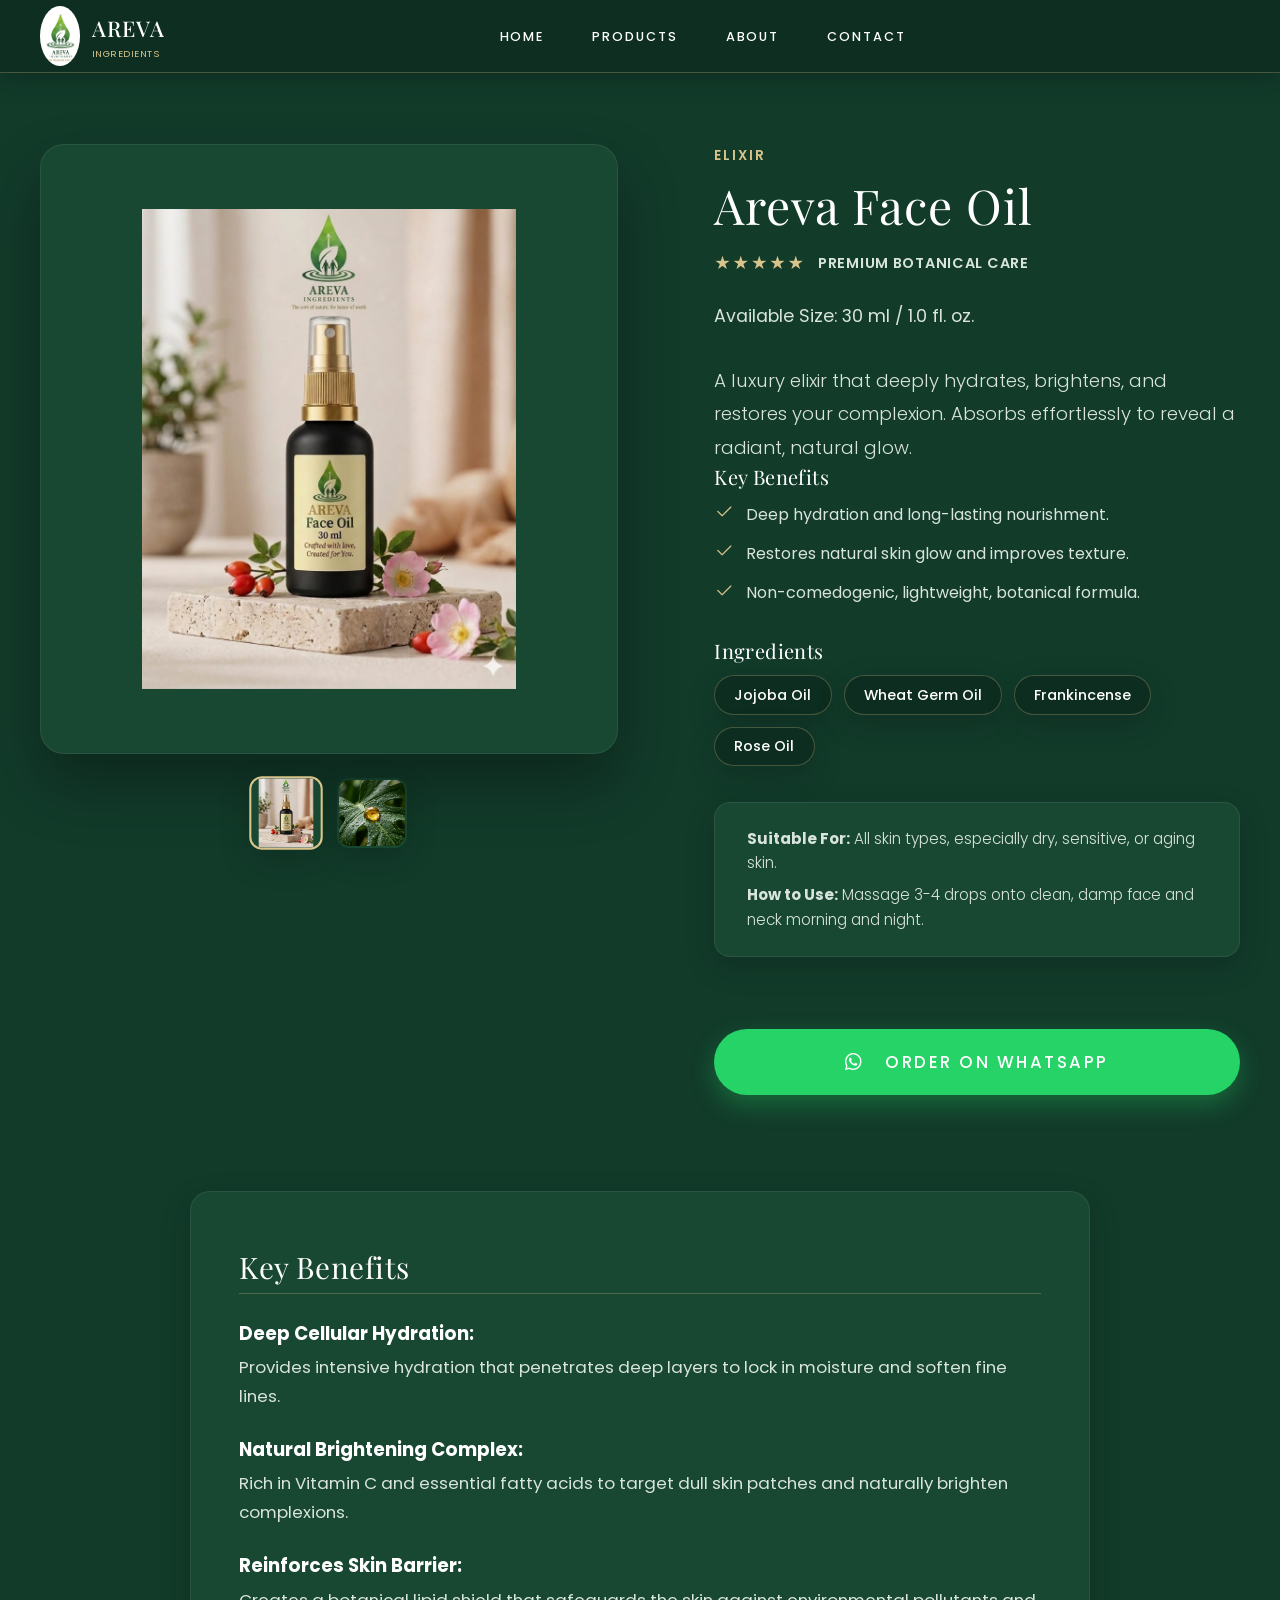
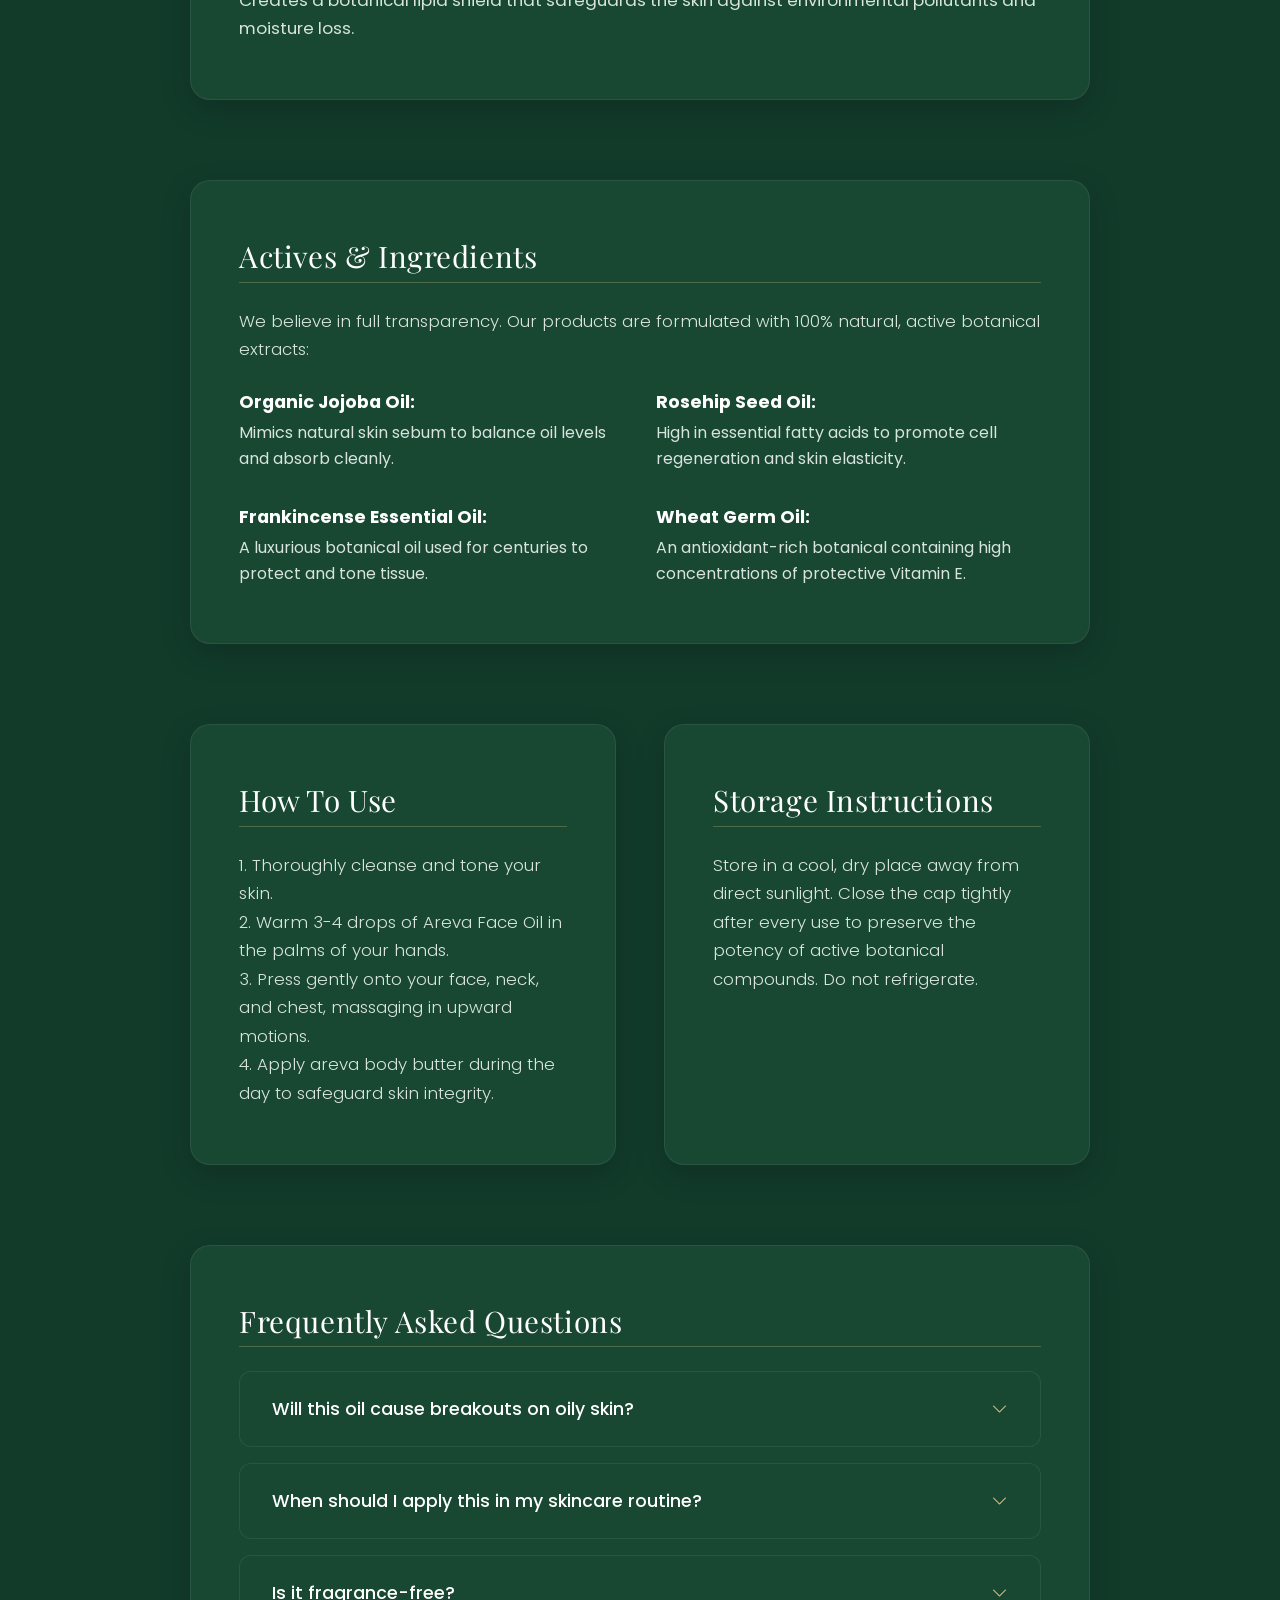
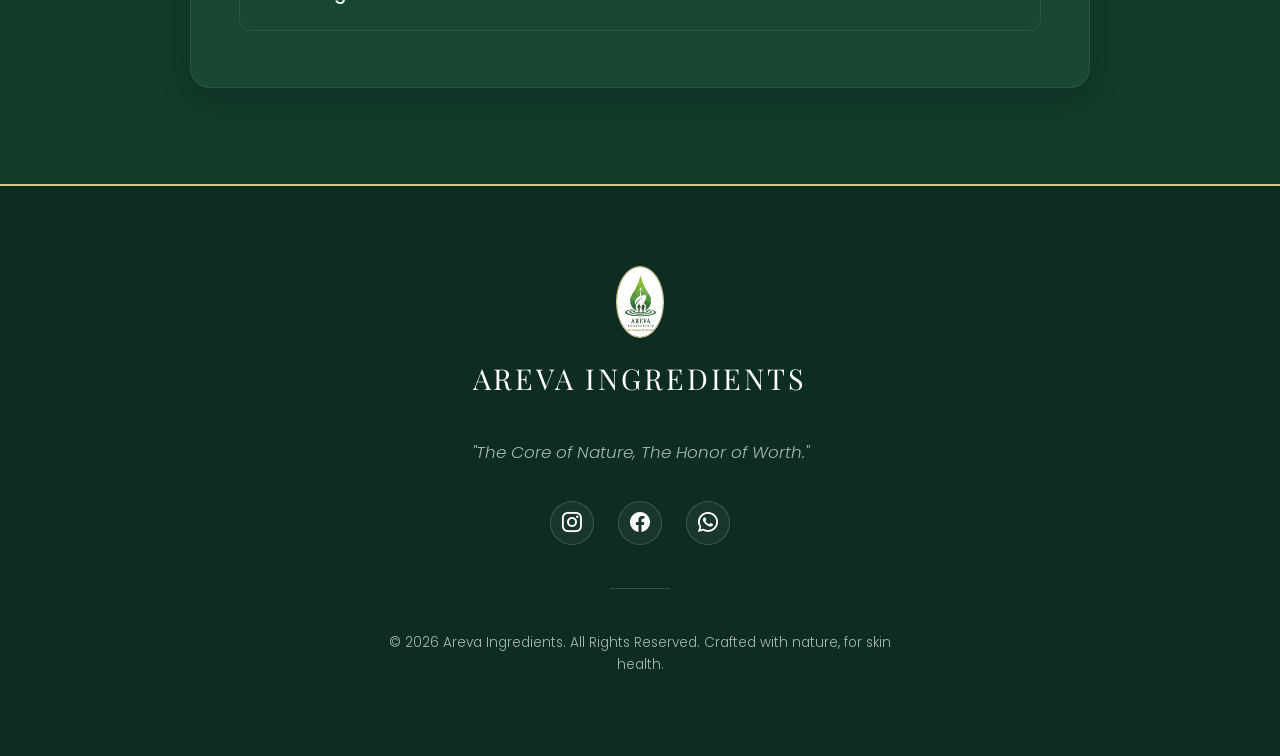
<file: face-oil.html>
<!DOCTYPE html>
<html lang="en">

<head>
  <meta charset="UTF-8">
  <meta name="viewport" content="width=device-width, initial-scale=1.0">
  <title>Areva Face Oil | Areva Ingredients</title>
  <meta name="description" content="A luxury elixir that deeply hydrates, brightens, and restores your complexion. Discover Areva Face Oil, crafted with natural organic ingredients.">
  <link rel="stylesheet" href="style.css">
  <!-- Bootstrap Icons CDN -->
  <link rel="stylesheet" href="https://cdn.jsdelivr.net/npm/bootstrap-icons@1.11.3/font/bootstrap-icons.min.css">
  <!-- Preconnect to fonts for performance -->
  <link rel="preconnect" href="https://fonts.googleapis.com">
  <link rel="preconnect" href="https://fonts.gstatic.com" crossorigin>
</head>

<body>

  <!-- --- HEADER & NAVIGATION --- -->
  <header id="header" class="scrolled">
    <div class="container nav-container">
      <a href="index.html#home" class="nav-logo" id="nav-logo-link">
        <img src="assets/logo.jpg" alt="Areva Ingredients Logo" class="logo-img">
        <div class="brand-name-wrapper">
          <span class="nav-logo-text">AREVA</span>
          <span class="nav-logo-tagline">INGREDIENTS</span>
        </div>
      </a>

      <ul class="nav-menu" id="nav-menu">
        <li><a href="index.html#home" class="nav-link">Home</a></li>
        <li><a href="index.html#products" class="nav-link">Products</a></li>
        <li><a href="index.html#about" class="nav-link">About</a></li>
        <li><a href="index.html#contact" class="nav-link">Contact</a></li>
      </ul>
      <div class="nav-actions">
        <button class="mobile-toggle" id="mobile-toggle" aria-label="Toggle Menu">
          <span></span>
          <span></span>
          <span></span>
        </button>
      </div>
    </div>
  </header>

  <!-- --- PRODUCT DETAIL CONTENT --- -->
  <main class="product-detail-page">
    <div class="container">
      <!-- Back Link -->
      <!-- <a href="index.html#products" class="back-to-products-link">
        <i class="bi bi-arrow-left"></i> Back to Products
      </a> -->

      <div class="product-detail-grid">
        <!-- Left Side: Large Product Image + Gallery -->
        <div class="product-detail-visual-wrapper reveal active">
          <div class="product-detail-visual">
            <div class="product-detail-visual-circle"></div>
            <img src="assets/face-oil.jpg" alt="Areva Face Oil Premium Bottle" class="product-detail-img" id="main-product-img">
          </div>
          
          <!-- Image Gallery Thumbnails -->
          <div class="product-gallery-thumbnails">
            <div class="gallery-thumb active" data-src="assets/face-oil.jpg">
              <img src="assets/face-oil.jpg" alt="Areva Face Oil Bottle Thumbnail">
            </div>
            <div class="gallery-thumb" data-src="assets/face-oil-gallery1.jpg">
              <img src="assets/face-oil-gallery1.jpg" alt="Areva Face Oil Droplet Texture Thumbnail">
            </div>
          </div>
        </div>

        <!-- Right Side: Luxury Product Information -->
        <div class="product-detail-info reveal reveal-delay-1 active">
          <span class="product-detail-tag">Elixir</span>
          <h1 class="product-detail-title">Areva Face Oil</h1>
          
          <!-- Stars & Subtitle -->
          <div class="detail-stars-badge">
            <span class="detail-stars-stars">★★★★★</span>
            <span class="detail-stars-text">Premium Botanical Care</span>
          </div>

          <span class="product-detail-volume">Available Size: 30 ml / 1.0 fl. oz.</span>

          <!-- Product Overview -->
          <p class="product-detail-overview">
            A luxury elixir that deeply hydrates, brightens, and restores your complexion. Absorbs effortlessly to reveal a radiant, natural glow.
          </p>

          <!-- Benefits Summary -->
          <div class="detail-bullets-wrapper">
            <h4 class="detail-subtitle-mini">Key Benefits</h4>
            <ul class="detail-bullets">
              <li>
                <i class="bi bi-check2"></i>
                Deep hydration and long-lasting nourishment.
              </li>
              <li>
                <i class="bi bi-check2"></i>
                Restores natural skin glow and improves texture.
              </li>
              <li>
                <i class="bi bi-check2"></i>
                Non-comedogenic, lightweight, botanical formula.
              </li>
            </ul>
          </div>

          <!-- Key Ingredients Pills -->
          <div class="detail-ingredients-wrapper">
            <h4 class="detail-subtitle-mini">Ingredients</h4>
            <div class="detail-ingredients-tags">
              <span class="ingredient-tag-badge">Jojoba Oil</span>
              <!-- <span class="ingredient-tag-badge">Rosehip Seed Oil</span> -->
              <span class="ingredient-tag-badge">Wheat Germ Oil</span>
              <span class="ingredient-tag-badge">Frankincense</span>
              <span class="ingredient-tag-badge">Rose Oil</span>
              <!-- <span class="ingredient-tag-badge">Vitamin E</span> -->
            </div>
          </div>

          <!-- Suitability & Use Mini -->
          <div class="detail-suitability-wrapper">
            <p><strong>Suitable For:</strong> All skin types, especially dry, sensitive, or aging skin.</p>
            <p><strong>How to Use:</strong> Massage 3-4 drops onto clean, damp face and neck morning and night.</p>
          </div>

          <!-- Actions -->
          <div class="product-detail-actions">
            <a href="https://wa.me/96871265767?text=Hello%20Areva%20Ingredients,%20I%20would%20like%20to%20know%20more%20about%20your%20products." target="_blank" class="btn btn-primary btn-whatsapp-luxury-large">
              <span class="btn-icon"><i class="bi bi-whatsapp"></i></span>
              Order on WhatsApp
            </a>
          </div>

        </div>
      </div>

      <!-- --- SCROLL DOWN DETAILED SECTIONS --- -->
      <div class="product-detail-tabs-section">
        <!-- Detailed Benefits -->
        <div class="tab-content-block">
          <h3 class="tab-block-title">Key Benefits</h3>
          <ul class="detailed-tab-list">
            <li>
              <strong>Deep Cellular Hydration:</strong>
              Provides intensive hydration that penetrates deep layers to lock in moisture and soften fine lines.
            </li>
            <li>
              <strong>Natural Brightening Complex:</strong>
              Rich in Vitamin C and essential fatty acids to target dull skin patches and naturally brighten complexions.
            </li>
            <li>
              <strong>Reinforces Skin Barrier:</strong>
              Creates a botanical lipid shield that safeguards the skin against environmental pollutants and moisture loss.
            </li>
          </ul>
        </div>

        <!-- Detailed Ingredients -->
        <div class="tab-content-block">
          <h3 class="tab-block-title">Actives & Ingredients</h3>
          <p class="tab-block-desc">
            We believe in full transparency. Our products are formulated with 100% natural, active botanical extracts:
          </p>
          <div class="detailed-ingredients-list-grid">
            <div class="ing-list-item">
              <strong>Organic Jojoba Oil:</strong> Mimics natural skin sebum to balance oil levels and absorb cleanly.
            </div>
            <div class="ing-list-item">
              <strong>Rosehip Seed Oil:</strong> High in essential fatty acids to promote cell regeneration and skin elasticity.
            </div>
            <div class="ing-list-item">
              <strong>Frankincense Essential Oil:</strong> A luxurious botanical oil used for centuries to protect and tone tissue.
            </div>
            <div class="ing-list-item">
              <strong>Wheat Germ Oil:</strong> An antioxidant-rich botanical containing high concentrations of protective Vitamin E.
            </div>
          </div>
        </div>

        <!-- How to Use & Storage -->
        <div class="tab-content-grid">
          <div class="tab-content-block">
            <h3 class="tab-block-title">How To Use</h3>
            <p class="tab-block-desc">
              1. Thoroughly cleanse and tone your skin.<br>
              2. Warm 3-4 drops of Areva Face Oil in the palms of your hands.<br>
              3. Press gently onto your face, neck, and chest, massaging in upward motions.<br>
              4. Apply areva body butter during the day to safeguard skin integrity.
            </p>
          </div>
          <div class="tab-content-block">
            <h3 class="tab-block-title">Storage Instructions</h3>
            <p class="tab-block-desc">
              Store in a cool, dry place away from direct sunlight. Close the cap tightly after every use to preserve the potency of active botanical compounds. Do not refrigerate.
            </p>
          </div>
        </div>

        <!-- Accordion FAQ Section -->
        <div class="tab-content-block">
          <h3 class="tab-block-title">Frequently Asked Questions</h3>
          <div class="luxury-faq-accordion">
            <div class="faq-item">
              <button class="faq-trigger">
                <span>Will this oil cause breakouts on oily skin?</span>
                <i class="bi bi-chevron-down"></i>
              </button>
              <div class="faq-content">
                <p>No. Areva Face Oil is formulated with organic Jojoba Oil, which is non-comedogenic and mimics skin sebum. It actually helps balance oily skin types by signaling your pores to produce less excess oil.</p>
              </div>
            </div>
            
            <div class="faq-item">
              <button class="faq-trigger">
                <span>When should I apply this in my skincare routine?</span>
                <i class="bi bi-chevron-down"></i>
              </button>
              <div class="faq-content">
                <p>Apply Areva Face Oil as the last step in your evening routine to lock in hydration, or before sunscreen in your morning routine.</p>
              </div>
            </div>

            <div class="faq-item">
              <button class="faq-trigger">
                <span>Is it fragrance-free?</span>
                <i class="bi bi-chevron-down"></i>
              </button>
              <div class="faq-content">
                <p>Our formulations contain zero synthetic or artificial fragrances. The rich, calming aroma comes entirely from natural rose and frankincense essential oils.</p>
              </div>
            </div>
          </div>
        </div>

        <!-- Related Products Section -->
        <!-- <div class="tab-content-block">
          <h3 class="tab-block-title">Complete Your Routine</h3>
          <div class="related-products-grid">
            <div class="product-card related-card">
              <div class="product-card-image">
                <img src="assets/body-butter.jpg" alt="Areva Body Butter Jar">
              </div>
              <div class="product-card-content">
                <span class="product-card-tag">Nourish</span>
                <h3 class="product-card-title">Areva Body Butter</h3>
                <p class="product-card-desc">A whipped, deeply restorative cream that locks in 24-hour hydration. Restores supple elasticity and relieves dryness.</p>
                <div class="product-card-actions">
                  <a href="body-butter.html" class="btn btn-secondary">Learn More</a>
                  <button class="btn btn-primary btn-whatsapp order-product-btn" data-product="body-butter">
                    <span class="btn-icon"><i class="bi bi-whatsapp"></i></span> Order
                  </button>
                </div>
              </div>
            </div>
          </div>
        </div> -->

        <!-- Back to products -->
        <!-- <div class="detail-back-button-footer">
          <a href="index.html#products" class="btn btn-secondary btn-back-luxury">
            <i class="bi bi-arrow-left"></i> Back to Products
          </a>
        </div> -->

      </div>

    </div>
  </main>

  <!-- --- FOOTER --- -->
  <footer class="luxury-footer">
    <div class="container footer-minimal-content">
      <div class="footer-logo-center">
        <img src="assets/logo.jpg" alt="Areva Ingredients Logo" class="footer-logo-img">
        <span class="footer-logo-text">AREVA INGREDIENTS</span>
      </div>
      <p class="footer-tagline-center">"The Core of Nature, The Honor of Worth."</p>
      
      <div class="footer-socials-center">
        <a href="https://www.instagram.com/arevaingredients" class="footer-social-link" target="_blank" aria-label="Instagram">
          <i class="bi bi-instagram"></i>
        </a>
        <a href="https://www.facebook.com/share/195wqYtnwG/" class="footer-social-link" target="_blank" aria-label="Facebook">
          <i class="bi bi-facebook"></i>
        </a>
        <a href="https://wa.me/96871265767" class="footer-social-link" aria-label="WhatsApp">
          <i class="bi bi-whatsapp"></i>
        </a>
      </div>
      
      <div class="footer-divider-center"></div>
      
      <p class="copyright-center">&copy; 2026 Areva Ingredients. All Rights Reserved. Crafted with nature, for skin health.</p>
    </div>
  </footer>

  <script src="script.js"></script>
</body>

</html>
</file>
<file: style.css>
@import url('https://fonts.googleapis.com/css2?family=Playfair+Display:ital,wght@0,400..900;1,400..900&family=Poppins:wght@300;400;500;600;700&display=swap');

/* --- DESIGN SYSTEM & CSS VARIABLES ---
   Premium dark-green brand palette, built around #123B2A.
   ------------------------------------------------------- */
:root {
  /* Brand */
  --primary-green: #123B2A;     /* Primary brand color / dominant background */
  --primary-hover: #1B5A40;     /* Lighter green for hover states */
  --dark-surface: #0D2D20;      /* Deepest surface — footer, preloader, alt sections */
  --card-bg: #184732;           /* Raised card / component surface */
  --light-surface: #F5F8F6;     /* Rare light surface for high-contrast accent blocks */
  --accent: #D8C48A;            /* Soft gold accent */
  --accent-hover: #E6D6A8;      /* Lighter gold on hover */
  --success: #3FAF68;           /* Success / positive state green */

  /* Text */
  --text-primary: #FFFFFF;      /* Headings, high-emphasis text */
  --text-secondary: #D8E4DD;    /* Body copy on dark backgrounds */
  --text-muted: #A8B8AF;        /* De-emphasized / helper text */

  /* Borders */
  --border-subtle: rgba(255, 255, 255, 0.08);
  --border-subtle-strong: rgba(255, 255, 255, 0.16);
  --border-accent-subtle: rgba(216, 196, 138, 0.28);

  --font-serif: 'Playfair Display', Georgia, serif;
  --font-sans: 'Poppins', system-ui, -apple-system, sans-serif;

  --transition-smooth: all 0.3s cubic-bezier(0.25, 1, 0.5, 1);
  --transition-fast: all 0.25s ease;

  --shadow-soft: 0 10px 30px rgba(0, 0, 0, 0.18);
  --shadow-medium: 0 20px 45px rgba(0, 0, 0, 0.24);
  --shadow-luxury: 0 30px 60px rgba(0, 0, 0, 0.32);

  /* Legacy variable names kept so nothing referencing them breaks;
     remapped to their nearest equivalent in the new palette. */
  --secondary-green: var(--text-secondary);
  --light-green: var(--card-bg);
  --cream: var(--dark-surface);
  --beige: var(--card-bg);
  --gold: var(--accent);
  --gold-hover: var(--accent-hover);
  --gold-light: rgba(216, 196, 138, 0.12);
  --charcoal: var(--text-primary);
  --white: #FFFFFF;
  --border-gold-subtle: 1px solid var(--border-accent-subtle);
  --border-green-subtle: 1px solid var(--border-subtle);
}

/* --- RESET & BASIC STYLES --- */
* {
  margin: 0;
  padding: 0;
  box-sizing: border-box;
}

html {
  scroll-behavior: smooth;
  font-size: 16px;
  background-color: var(--primary-green);
  color: var(--text-secondary);
  font-family: var(--font-sans);
  -webkit-font-smoothing: antialiased;
  -moz-osx-font-smoothing: grayscale;
}

body {
  overflow-x: hidden;
  line-height: 1.7;
}

/* --- TYPOGRAPHY --- */
h1, h2, h3, h4, h5 {
  font-family: var(--font-serif);
  color: var(--text-primary);
  font-weight: 400;
  line-height: 1.25;
  letter-spacing: 0.02em;
}

p {
  font-size: 1rem;
  font-weight: 300;
  color: var(--text-secondary);
  line-height: 1.8;
}

a {
  text-decoration: none;
  color: inherit;
  transition: var(--transition-fast);
}

/* --- UTILITY CLASSES --- */
.container {
  width: 100%;
  max-width: 1280px;
  margin: 0 auto;
  padding: 0 2.5rem;
}

section {
  padding: 7.5rem 0;
  position: relative;
}

.text-center { text-align: center; }

.section-subtitle {
  font-family: var(--font-sans);
  font-size: 0.85rem;
  text-transform: uppercase;
  letter-spacing: 0.25em;
  color: var(--accent);
  margin-bottom: 0.75rem;
  font-weight: 500;
  display: block;
}

.section-title {
  font-size: 2.75rem;
  margin-bottom: 1.5rem;
  font-weight: 500;
}

.section-description {
  max-width: 600px;
  margin: 0 auto 4rem auto;
  font-size: 1.05rem;
  color: var(--text-secondary);
}

/* --- BUTTONS --- */
.btn {
  display: inline-flex;
  align-items: center;
  justify-content: center;
  padding: 1rem 2.25rem;
  font-family: var(--font-sans);
  font-size: 0.85rem;
  font-weight: 500;
  text-transform: uppercase;
  letter-spacing: 0.15em;
  border-radius: 50px;
  transition: var(--transition-smooth);
  cursor: pointer;
  border: 1px solid transparent;
}

.btn-primary {
  background-color: var(--primary-green);
  color: var(--text-primary);
}

.btn-primary:hover {
  background-color: var(--primary-hover);
  transform: translateY(-3px);
  box-shadow: 0 10px 25px rgba(0, 0, 0, 0.35);
}

.btn-secondary {
  background-color: transparent;
  color: var(--text-primary);
  border: 1px solid rgba(255, 255, 255, 0.28);
}

.btn-secondary:hover {
  border-color: var(--primary-hover);
  background-color: var(--primary-hover);
  color: var(--text-primary);
  transform: translateY(-3px);
}

.btn-gold {
  background-color: var(--accent);
  color: var(--dark-surface);
}

.btn-gold:hover {
  background-color: var(--accent-hover);
  transform: translateY(-3px);
  box-shadow: 0 10px 25px rgba(216, 196, 138, 0.25);
}

.btn-whatsapp {
  background-color: #25D366;
  color: var(--white);
  border: none;
}

.btn-whatsapp:hover {
  background-color: #20BA5A;
  transform: translateY(-3px);
  box-shadow: 0 10px 25px rgba(37, 211, 102, 0.3);
}

.btn-icon {
  margin-right: 0.5rem;
  display: inline-flex;
  align-items: center;
}

/* --- HEADER & NAVIGATION --- */
header {
  position: fixed;
  top: 0;
  left: 0;
  width: 100%;
  z-index: 1000;
  transition: var(--transition-smooth);
  border-bottom: 1px solid transparent;
}

header.scrolled {
  background-color: rgba(13, 45, 32, 0.88);
  backdrop-filter: blur(15px);
  -webkit-backdrop-filter: blur(15px);
  box-shadow: 0 5px 25px rgba(0, 0, 0, 0.25);
  border-bottom: 1px solid var(--border-accent-subtle);
}

.nav-container {
  display: flex;
  justify-content: space-between;
  align-items: center;
  height: 5.5rem;
  transition: var(--transition-smooth);
}

header.scrolled .nav-container {
  height: 4.5rem;
}

.nav-logo {
  display: flex;
  align-items: center;
  gap: 0.75rem;
}

.logo-img {
  height: 3.75rem;
  width: auto;
  border-radius: 50%;
}

.brand-name-wrapper {
  display: flex;
  flex-direction: column;
}

.nav-logo-text {
  font-family: var(--font-serif);
  font-size: 1.35rem;
  font-weight: 500;
  letter-spacing: 0.05em;
  color: var(--text-primary);
}

.nav-logo-tagline {
  font-size: 0.6rem;
  letter-spacing: 0.05em;
  color: var(--accent);
  text-transform: uppercase;
}

.nav-menu {
  display: flex;
  align-items: center;
  gap: 3rem;
  list-style: none;
}

.nav-link {
  font-size: 0.8rem;
  font-weight: 500;
  text-transform: uppercase;
  letter-spacing: 0.15em;
  color: var(--text-primary);
  position: relative;
  padding: 0.5rem 0;
  transition: var(--transition-fast);
}

.nav-link:hover {
  color: var(--accent);
}

.nav-link.active {
  color: var(--accent);
}

.nav-link::after {
  content: '';
  position: absolute;
  bottom: 0;
  left: 0;
  width: 0;
  height: 1px;
  background-color: var(--accent);
  transition: var(--transition-smooth);
}

.nav-link:hover::after,
.nav-link.active::after {
  width: 100%;
}

.nav-actions {
  display: flex;
  align-items: center;
}

/* Mobile Toggle */
.mobile-toggle {
  display: none;
  background: none;
  border: none;
  cursor: pointer;
  padding: 0.5rem;
  z-index: 1010;
}

.mobile-toggle span {
  display: block;
  width: 24px;
  height: 1.5px;
  background-color: var(--text-primary);
  margin: 6px 0;
  transition: var(--transition-smooth);
}

/* --- HERO SECTION --- */
.hero {
  min-height: 80vh;
  display: flex;
  align-items: center;
  padding-top: 5.5rem;
  padding-bottom: 2.5rem;
  background: linear-gradient(135deg, var(--primary-green) 0%, #102F21 50%, var(--dark-surface) 100%);
  position: relative;
  overflow: hidden;
}

.hero::before {
  content: '';
  position: absolute;
  width: 800px;
  height: 800px;
  border-radius: 50%;
  background: radial-gradient(circle, rgba(216, 196, 138, 0.06) 0%, rgba(216, 196, 138, 0) 70%);
  top: -200px;
  right: -200px;
  z-index: 0;
}

.hero-grid {
  display: grid;
  grid-template-columns: 1.1fr 0.9fr;
  gap: 4rem;
  align-items: center;
  position: relative;
  z-index: 1;
}

.hero-content {
  max-width: 580px;
}

.hero-tagline {
  font-family: var(--font-sans);
  font-size: 0.85rem;
  text-transform: uppercase;
  letter-spacing: 0.3em;
  color: var(--accent);
  font-weight: 500;
  margin-bottom: 1.5rem;
  display: inline-block;
  border-bottom: var(--border-gold-subtle);
  padding-bottom: 0.5rem;
}

.hero-title {
  font-size: 3.6rem;
  line-height: 1.15;
  margin-bottom: 1.25rem;
  font-weight: 400;
  color: var(--text-primary);
}

.hero-title span {
  font-family: var(--font-serif);
  font-style: italic;
  font-weight: 300;
  color: var(--accent);
}

.hero-desc {
  font-size: 1.05rem;
  max-width: 500px;
  margin-bottom: 2.25rem;
  color: var(--text-secondary);
}

.hero-btns {
  display: flex;
  gap: 1.5rem;
  flex-wrap: wrap;
}

/* Hero Overlapping Image Composition */
.hero-image-container {
  position: relative;
  height: 520px;
  width: 100%;
  display: flex;
  align-items: center;
  justify-content: center;
}

.hero-ellipse-bg {
  position: absolute;
  width: 430px;
  height: 430px;
  border-radius: 50%;
  border: 1px dashed rgba(216, 196, 138, 0.3);
  z-index: 0;
  animation: rotateClockwise 60s linear infinite;
}

.hero-img-wrap {
  position: absolute;
  border-radius: 20px;
  box-shadow: var(--shadow-luxury);
  overflow: hidden;
  transition: var(--transition-smooth);
}

.hero-img-wrap img {
  width: 100%;
  height: 100%;
  object-fit: cover;
  display: block;
}

/* Face Oil Placement (Main Left) */
.hero-img-oil {
  width: 245px;
  height: 380px;
  left: 30px;
  top: 25px;
  z-index: 2;
  border: 4px solid var(--card-bg);
  animation: floatSlow 8s ease-in-out infinite;
}

/* Body Butter Placement (Secondary Right, Overlapped) */
.hero-img-butter {
  width: 260px;
  height: 325px;
  right: 20px;
  bottom: 30px;
  z-index: 1;
  border: 4px solid var(--card-bg);
  animation: floatSlowAlt 8s ease-in-out infinite;
}

.hero-img-wrap:hover {
  transform: scale(1.03);
  z-index: 3;
}

/* Leaf badge overlay */
.hero-badge {
  position: absolute;
  bottom: 90px;
  left: -10px;
  background-color: var(--card-bg);
  border: 1px solid var(--border-accent-subtle);
  padding: 1.25rem;
  border-radius: 100px;
  display: flex;
  align-items: center;
  gap: 1rem;
  z-index: 4;
  box-shadow: var(--shadow-medium);
  animation: floatSlowBadge 9s ease-in-out infinite;
}

.hero-badge-icon {
  width: 40px;
  height: 40px;
  border-radius: 50%;
  background-color: rgba(216, 196, 138, 0.14);
  display: flex;
  align-items: center;
  justify-content: center;
}

.hero-badge-icon svg {
  fill: var(--accent);
}

.hero-badge-text h4 {
  font-family: var(--font-sans);
  font-size: 0.8rem;
  font-weight: 600;
  color: var(--text-primary);
  text-transform: uppercase;
  letter-spacing: 0.05em;
}

.hero-badge-text p {
  font-size: 0.7rem;
  color: var(--text-secondary);
}

/* --- WHY CHOOSE AREVA --- */
.why-section {
  background: linear-gradient(180deg, var(--dark-surface) 0%, var(--primary-green) 100%);
}

.why-grid {
  display: grid;
  grid-template-columns: repeat(4, 1fr);
  gap: 2.25rem;
}

.why-card {
  background-color: var(--card-bg);
  padding: 3.5rem 2.25rem;
  border-radius: 20px;
  border: 1px solid var(--border-subtle);
  transition: var(--transition-smooth);
  position: relative;
  overflow: hidden;
  display: flex;
  flex-direction: column;
  height: 100%;
}

.why-card:hover {
  transform: translateY(-8px);
  background-color: var(--primary-hover);
  box-shadow: var(--shadow-luxury);
  border-color: var(--accent);
}

.why-card-icon {
  width: 60px;
  height: 60px;
  border-radius: 50%;
  background-color: var(--dark-surface);
  display: flex;
  align-items: center;
  justify-content: center;
  margin-bottom: 2rem;
  box-shadow: 0 5px 15px rgba(0, 0, 0, 0.15);
  border: 1px solid var(--border-accent-subtle);
  transition: var(--transition-smooth);
}

.why-card:hover .why-card-icon {
  background-color: var(--accent);
  border-color: var(--accent);
}

.why-card-icon i {
  font-size: 1.6rem;
  color: var(--accent);
  transition: var(--transition-smooth);
}

.why-card:hover .why-card-icon i {
  color: var(--dark-surface);
}

.why-card-title {
  font-family: var(--font-serif);
  font-size: 1.35rem;
  margin-bottom: 1rem;
  font-weight: 500;
  color: var(--text-primary);
}

.why-card-desc {
  font-size: 0.95rem;
  color: var(--text-secondary);
  line-height: 1.6;
}

/* --- FEATURED PRODUCTS --- */
.products-section {
  background: linear-gradient(160deg, var(--primary-green) 0%, var(--card-bg) 100%);
}

.products-grid {
  display: grid;
  grid-template-columns: repeat(2, 1fr);
  gap: 3.5rem;
  margin-top: 4rem;
}

.product-card {
  background-color: var(--card-bg);
  border-radius: 20px;
  overflow: hidden;
  box-shadow: var(--shadow-soft);
  border: 1px solid var(--border-subtle);
  transition: var(--transition-smooth);
  display: flex;
  flex-direction: column;
  height: 100%;
}

.product-card:hover {
  transform: translateY(-8px);
  box-shadow: var(--shadow-luxury);
  border-color: var(--accent);
}

.product-card-image {
  background-color: var(--dark-surface);
  height: 380px;
  display: flex;
  align-items: center;
  justify-content: center;
  overflow: hidden;
  position: relative;
}

.product-card-image img {
  height: 300px;
  width: auto;
  object-fit: contain;
  transition: var(--transition-smooth);
}

.product-card:hover .product-card-image img {
  transform: scale(1.05);
}

.product-card-content {
  padding: 2.5rem;
  display: flex;
  flex-direction: column;
  flex-grow: 1;
}

.product-card-tag {
  font-family: var(--font-sans);
  font-size: 0.85rem;
  text-transform: uppercase;
  color: var(--accent);
  letter-spacing: 0.15em;
  font-weight: 600;
  margin-bottom: 0.5rem;
}

.product-card-title {
  font-size: 1.85rem;
  margin-bottom: 1rem;
  color: var(--text-primary);
}

.product-card-desc {
  font-size: 1rem;
  line-height: 1.6;
  color: var(--text-secondary);
  margin-bottom: 2rem;
  flex-grow: 1;
}

.product-card-actions {
  display: flex;
  gap: 1rem;
}

/* --- BOTANICAL INGREDIENTS --- */
.ingredients-section {
  background: linear-gradient(180deg, var(--dark-surface) 0%, var(--primary-green) 100%);
}

.ingredients-grid {
  display: grid;
  grid-template-columns: repeat(4, 1fr);
  gap: 2rem;
}

.ingredient-card {
  border: 1px solid var(--border-subtle);
  background-color: var(--card-bg);
  padding: 2.5rem 2rem;
  border-radius: 20px;
  text-align: center;
  transition: var(--transition-smooth);
}

.ingredient-card:hover {
  transform: translateY(-8px);
  border-color: var(--border-accent-subtle);
  background-color: var(--primary-hover);
  box-shadow: var(--shadow-luxury);
}

.ingredient-illustration {
  width: 70px;
  height: 70px;
  border-radius: 50%;
  background-color: var(--dark-surface);
  border: 1px solid var(--border-accent-subtle);
  display: flex;
  align-items: center;
  justify-content: center;
  margin: 0 auto 1.75rem auto;
  transition: var(--transition-smooth);
}

.ingredient-card:hover .ingredient-illustration {
  background-color: rgba(216, 196, 138, 0.16);
  border-color: var(--accent);
}

.ingredient-illustration i {
  font-size: 1.8rem;
  color: var(--text-secondary);
  transition: var(--transition-smooth);
  display: inline-flex;
  align-items: center;
  justify-content: center;
}

.ingredient-card:hover .ingredient-illustration i {
  color: var(--accent);
  transform: scale(1.08);
}

.ingredient-name {
  font-size: 1.25rem;
  margin-bottom: 0.75rem;
  font-weight: 500;
  color: var(--text-primary);
}

.ingredient-benefit {
  font-size: 0.85rem;
  color: var(--text-muted);
  line-height: 1.5;
}

/* --- ABOUT SECTION --- */
.about-section {
  background: linear-gradient(160deg, var(--card-bg) 0%, var(--primary-green) 100%);
  padding: 8rem 0;
}

.about-grid {
  display: grid;
  grid-template-columns: 1fr 1fr;
  gap: 6rem;
  align-items: center;
}

.about-image-left {
  position: relative;
  border-radius: 20px;
  overflow: hidden;
  box-shadow: var(--shadow-luxury);
  border: 1px solid var(--border-accent-subtle);
}

.about-img {
  width: 100%;
  height: auto;
  object-fit: cover;
  display: block;
  transition: var(--transition-smooth);
}

.about-image-left:hover .about-img {
  transform: scale(1.03);
}

.about-content-right {
  display: flex;
  flex-direction: column;
  justify-content: center;
}

.about-text-story {
  font-size: 1.1rem;
  line-height: 1.85;
  color: var(--text-secondary);
  margin-bottom: 1.5rem;
}

.about-text-story:last-of-type {
  margin-bottom: 0;
}

/* --- CONTACT SECTION --- */
.contact-section {
  background: var(--dark-surface);
  position: relative;
  overflow: hidden;
  padding: 8rem 0;
  display: flex;
  justify-content: center;
  align-items: center;
}

.contact-glow {
  position: absolute;
  width: 600px;
  height: 600px;
  top: 50%;
  left: 50%;
  transform: translate(-50%, -50%);
  background: radial-gradient(circle, rgba(216, 196, 138, 0.12) 0%, rgba(216, 196, 138, 0) 70%);
  z-index: 0;
  pointer-events: none;
}

.contact-card-centered {
  background-color: var(--card-bg);
  max-width: 680px;
  margin: 0 auto;
  padding: 5rem 4rem;
  border-radius: 24px;
  box-shadow: var(--shadow-luxury);
  border: 1px solid var(--border-subtle);
  position: relative;
  z-index: 2;
  text-align: center;
  display: flex;
  flex-direction: column;
  align-items: center;
}

.contact-top-label {
  font-family: var(--font-sans);
  font-size: 0.85rem;
  text-transform: uppercase;
  letter-spacing: 0.25em;
  color: var(--accent);
  font-weight: 600;
  margin-bottom: 1rem;
}

.contact-luxury-heading {
  font-family: var(--font-serif);
  font-size: 3.25rem;
  color: var(--text-primary);
  margin-bottom: 1.25rem;
  font-weight: 500;
}

.contact-luxury-subtext {
  font-size: 1.05rem;
  color: var(--text-secondary);
  line-height: 1.7;
  max-width: 480px;
  margin: 0 auto 3rem auto;
}

.contact-details-minimal {
  display: flex;
  flex-direction: column;
  gap: 1.5rem;
  margin-bottom: 3.5rem;
  width: 100%;
}

.contact-detail-item {
  display: flex;
  align-items: center;
  justify-content: center;
  gap: 0.75rem;
  font-size: 1.05rem;
  color: var(--text-primary);
  font-weight: 500;
}

.contact-detail-item i {
  color: var(--accent);
  font-size: 1.25rem;
}

.contact-detail-item a {
  color: var(--text-primary);
  transition: var(--transition-fast);
}

.contact-detail-item a:hover {
  color: var(--accent);
}

.detail-item-sep {
  margin: 0 0.5rem;
  color: rgba(216, 196, 138, 0.4);
}

.contact-button-wrapper {
  width: 100%;
  display: flex;
  justify-content: center;
}

.btn-whatsapp-luxury {
  background-color: var(--primary-green);
  color: var(--text-primary) !important;
  border: none;
  padding: 1.1rem 3rem;
  font-size: 1rem;
  border-radius: 50px;
  display: inline-flex;
  align-items: center;
  gap: 0.75rem;
  font-weight: 500;
  letter-spacing: 0.05em;
  transition: var(--transition-smooth);
  box-shadow: 0 10px 25px rgba(0, 0, 0, 0.3);
}

.btn-whatsapp-luxury:hover {
  background-color: var(--accent);
  color: var(--dark-surface) !important;
  transform: translateY(-3px);
  box-shadow: 0 15px 30px rgba(216, 196, 138, 0.3);
}

/* Animations */
@keyframes floatSlowDecor {
  0% { transform: translateY(0px) rotate(0deg); }
  50% { transform: translateY(-12px) rotate(2deg); }
  100% { transform: translateY(0px) rotate(0deg); }
}

/* --- SIMPLIFIED LUXURY FOOTER --- */
.luxury-footer {
  background-color: var(--dark-surface);
  color: var(--text-secondary);
  padding: 5rem 0;
  border-top: 2px solid var(--accent);
  text-align: center;
}

.footer-minimal-content {
  max-width: 600px;
  margin: 0 auto;
  display: flex;
  flex-direction: column;
  align-items: center;
  gap: 2.2rem;
}

.footer-logo-center {
  display: flex;
  flex-direction: column;
  align-items: center;
  gap: 1rem;
}

.footer-logo-center img {
  height: 4.5rem;
  width: auto;
  border-radius: 50%;
  border: 1px solid var(--accent);
}

.footer-logo-center .footer-logo-text {
  font-family: var(--font-serif);
  font-size: 1.8rem;
  color: var(--text-primary);
  letter-spacing: 0.1em;
}

.footer-tagline-center {
  font-size: 1.05rem;
  color: var(--text-muted);
  font-style: italic;
  line-height: 1.6;
}

.footer-socials-center {
  display: flex;
  gap: 1.5rem;
}

.footer-socials-center .footer-social-link {
  width: 44px;
  height: 44px;
  border-radius: 50%;
  background-color: rgba(255, 255, 255, 0.05);
  border: 1px solid var(--border-subtle-strong);
  display: flex;
  align-items: center;
  justify-content: center;
  color: var(--text-primary);
  font-size: 1.25rem;
  transition: var(--transition-smooth);
}

.footer-socials-center .footer-social-link:hover {
  background-color: var(--accent);
  border-color: var(--accent);
  color: var(--dark-surface);
  transform: translateY(-3px);
}

.footer-divider-center {
  width: 60px;
  height: 1px;
  background-color: var(--border-subtle-strong);
  margin: 0.5rem 0;
}

.copyright-center {
  font-size: 0.85rem;
  color: var(--text-muted);
  line-height: 1.6;
}

/* --- TESTIMONIALS SECTION --- */
.testimonials-section {
  background: linear-gradient(180deg, var(--dark-surface) 0%, var(--primary-green) 100%);
  padding: 8rem 0;
}

.testimonials-carousel-container {
  max-width: 780px;
  margin: 4.5rem auto 0 auto;
  position: relative;
  overflow: hidden;
}

.testimonials-carousel-wrapper {
  position: relative;
  height: 280px;
  display: flex;
  align-items: center;
  justify-content: center;
}

.testimonial-slide {
  position: absolute;
  top: 0;
  left: 0;
  width: 100%;
  height: 100%;
  display: flex;
  flex-direction: column;
  align-items: center;
  justify-content: center;
  text-align: center;
  opacity: 0;
  visibility: hidden;
  transform: translateY(15px);
  transition: all 0.5s ease-in-out;
}

.testimonial-slide.active {
  opacity: 1;
  visibility: visible;
  transform: translateY(0);
}

.testimonial-stars {
  color: var(--accent);
  font-size: 1.35rem;
  margin-bottom: 1.5rem;
  letter-spacing: 0.1em;
}

.testimonial-text {
  font-size: 1.35rem;
  line-height: 1.8;
  color: var(--text-secondary);
  font-style: italic;
  margin-bottom: 2rem;
}

.testimonial-name {
  font-family: var(--font-serif);
  font-size: 1.25rem;
  color: var(--text-primary);
  font-weight: 500;
  display: inline-flex;
  align-items: center;
  gap: 0.75rem;
}

.testimonial-name::before,
.testimonial-name::after {
  content: "";
  width: 15px;
  height: 1px;
  background-color: var(--accent);
  display: inline-block;
}

/* Controls */
.carousel-controls {
  display: flex;
  align-items: center;
  justify-content: center;
  gap: 2rem;
  margin-top: 2rem;
  position: relative;
  z-index: 10;
}

.carousel-control-btn {
  background: none;
  border: 1px solid var(--border-accent-subtle);
  color: var(--text-primary);
  width: 44px;
  height: 44px;
  border-radius: 50%;
  display: flex;
  align-items: center;
  justify-content: center;
  cursor: pointer;
  transition: var(--transition-fast);
  font-size: 1.1rem;
}

.carousel-control-btn:hover {
  background-color: var(--accent);
  border-color: var(--accent);
  color: var(--dark-surface);
}

.carousel-dots {
  display: flex;
  gap: 0.75rem;
  align-items: center;
}

.carousel-dot {
  width: 8px;
  height: 8px;
  border-radius: 50%;
  background-color: rgba(255, 255, 255, 0.18);
  cursor: pointer;
  transition: var(--transition-fast);
}

.carousel-dot.active {
  background-color: var(--accent);
  transform: scale(1.3);
}

/* --- PRODUCT DETAILS PAGES --- */
.product-detail-page {
  padding: 9rem 0 6rem 0; /* generously below fixed header */
  background-color: var(--primary-green);
  min-height: 100vh;
}

.back-to-products-link {
  display: inline-flex;
  align-items: center;
  gap: 0.5rem;
  font-family: var(--font-sans);
  font-size: 0.95rem;
  font-weight: 500;
  color: var(--text-primary);
  margin-bottom: 3rem;
  transition: var(--transition-fast);
}

.back-to-products-link:hover {
  color: var(--accent);
  transform: translateX(-4px);
}

.product-detail-grid {
  display: grid;
  grid-template-columns: 1.1fr 1fr;
  gap: 6rem;
  align-items: start;
}

.product-detail-visual {
  position: relative;
  display: flex;
  align-items: center;
  justify-content: center;
  background-color: var(--card-bg);
  border-radius: 24px;
  padding: 4rem;
  box-shadow: var(--shadow-luxury);
  border: 1px solid var(--border-subtle);
  overflow: hidden;
}

.product-detail-visual-circle {
  position: absolute;
  width: 320px;
  height: 320px;
  border-radius: 50%;
  background-color: rgba(216, 196, 138, 0.1);
  opacity: 1;
  z-index: 1;
}

.product-detail-img {
  position: relative;
  z-index: 2;
  height: 480px;
  width: auto;
  object-fit: contain;
  transition: var(--transition-smooth);
}

.product-detail-visual:hover .product-detail-img {
  transform: scale(1.04);
}

.product-detail-info {
  display: flex;
  flex-direction: column;
}

.product-detail-tag {
  font-family: var(--font-sans);
  font-size: 0.85rem;
  text-transform: uppercase;
  color: var(--accent);
  letter-spacing: 0.15em;
  font-weight: 600;
  margin-bottom: 0.5rem;
}

.product-detail-title {
  font-size: 3rem;
  margin-bottom: 0.75rem;
  color: var(--text-primary);
}

.product-detail-volume {
  font-family: var(--font-sans);
  font-size: 1.1rem;
  color: var(--text-secondary);
  margin-bottom: 2rem;
  display: block;
}

.detail-section {
  margin-bottom: 2rem;
}

.product-detail-overview {
  font-size: 1.15rem;
  line-height: 1.8;
  color: var(--text-secondary);
}

.detail-section-title {
  font-size: 1.4rem;
  margin-bottom: 1rem;
  position: relative;
  color: var(--text-primary);
}

.detail-bullets {
  list-style: none;
  display: flex;
  flex-direction: column;
  gap: 0.75rem;
}

.detail-bullets li {
  display: flex;
  align-items: start;
  gap: 0.75rem;
  font-size: 1rem;
  color: var(--text-secondary);
}

.detail-bullets li i {
  color: var(--accent);
  font-size: 1.25rem;
  line-height: 1.2;
}

.detail-ingredients-tags {
  display: flex;
  flex-wrap: wrap;
  gap: 0.75rem;
}

.ingredient-tag-badge {
  background-color: var(--dark-surface);
  color: var(--text-primary);
  padding: 0.5rem 1rem;
  border-radius: 30px;
  font-size: 0.9rem;
  font-weight: 500;
}

.detail-text-paragraph {
  font-size: 1rem;
  line-height: 1.7;
  color: var(--text-secondary);
}

.product-detail-actions {
  display: flex;
  gap: 1.5rem;
  margin-top: 2rem;
}

.btn-whatsapp-luxury-large {
  display: inline-flex;
  align-items: center;
  justify-content: center;
  gap: 0.75rem;
  background-color: #25D366;
  color: var(--white) !important;
  font-weight: 500;
  padding: 1.1rem 2.5rem;
  border-radius: 50px;
  font-size: 1.05rem;
  transition: var(--transition-smooth);
  box-shadow: 0 10px 25px rgba(37, 211, 102, 0.3);
  flex-grow: 1.2;
}

.btn-whatsapp-luxury-large:hover {
  background-color: #20BA5A;
  transform: translateY(-3px);
  box-shadow: 0 15px 30px rgba(37, 211, 102, 0.4);
}

.btn-back-luxury {
  border: 1px solid var(--border-subtle-strong);
  color: var(--text-primary) !important;
  font-weight: 500;
  padding: 1.1rem 2.2rem;
  border-radius: 50px;
  font-size: 1.05rem;
  text-align: center;
  transition: var(--transition-smooth);
  flex-grow: 0.8;
}

.btn-back-luxury:hover {
  background-color: var(--primary-hover);
  border-color: var(--primary-hover);
  color: var(--text-primary) !important;
  transform: translateY(-3px);
}

/* --- PRODUCT DETAIL MODAL --- */
/* Gallery Thumbnails */
.product-gallery-thumbnails {
  display: flex;
  gap: 1rem;
  margin-top: 1.5rem;
  justify-content: center;
}

.gallery-thumb {
  width: 70px;
  height: 70px;
  border-radius: 12px;
  overflow: hidden;
  border: 2px solid transparent;
  background-color: var(--card-bg);
  cursor: pointer;
  box-shadow: var(--shadow-soft);
  transition: var(--transition-fast);
}

.gallery-thumb.active {
  border-color: var(--accent);
  transform: scale(1.05);
}

.gallery-thumb img {
  width: 100%;
  height: 100%;
  object-fit: contain;
}

/* Detail badges */
.detail-stars-badge {
  display: inline-flex;
  align-items: center;
  gap: 0.75rem;
  margin-bottom: 1.5rem;
}

.detail-stars-stars {
  color: var(--accent);
  font-size: 1.15rem;
  letter-spacing: 0.1em;
}

.detail-stars-text {
  font-family: var(--font-sans);
  font-size: 0.9rem;
  font-weight: 600;
  text-transform: uppercase;
  color: var(--text-secondary);
  letter-spacing: 0.05em;
}

.detail-subtitle-mini {
  font-family: var(--font-serif);
  font-size: 1.25rem;
  color: var(--text-primary);
  margin-bottom: 0.75rem;
}

.detail-bullets-wrapper {
  margin-bottom: 2rem;
}

.detail-ingredients-wrapper {
  margin-bottom: 2.25rem;
}

.ingredient-tag-badge {
  background-color: var(--dark-surface);
  color: var(--text-primary);
  border: 1px solid var(--border-accent-subtle);
  padding: 0.4rem 1.2rem;
  border-radius: 30px;
  font-size: 0.9rem;
  font-weight: 500;
  display: inline-block;
  box-shadow: var(--shadow-soft);
}

.detail-suitability-wrapper {
  background-color: var(--card-bg);
  border-radius: 16px;
  padding: 1.5rem 2rem;
  border: 1px solid var(--border-subtle);
  box-shadow: var(--shadow-soft);
  margin-bottom: 2.5rem;
}

.detail-suitability-wrapper p {
  font-size: 0.95rem;
  line-height: 1.6;
  margin-bottom: 0.5rem;
  color: var(--text-secondary);
}

.detail-suitability-wrapper p:last-child {
  margin-bottom: 0;
}

/* Detailed tabs scroll section */
.product-detail-tabs-section {
  margin-top: 6rem;
  display: flex;
  flex-direction: column;
  gap: 5rem;
  max-width: 900px;
  margin-left: auto;
  margin-right: auto;
}

.tab-content-block {
  background-color: var(--card-bg);
  padding: 3.5rem 3rem;
  border-radius: 20px;
  border: 1px solid var(--border-subtle);
  box-shadow: var(--shadow-soft);
}

.tab-block-title {
  font-family: var(--font-serif);
  font-size: 1.85rem;
  color: var(--text-primary);
  margin-bottom: 1.5rem;
  padding-bottom: 0.5rem;
  border-bottom: 1px solid var(--border-accent-subtle);
}

.tab-block-desc {
  font-size: 1.05rem;
  line-height: 1.7;
  color: var(--text-secondary);
}

.detailed-tab-list {
  list-style: none;
  display: flex;
  flex-direction: column;
  gap: 1.5rem;
}

.detailed-tab-list li {
  font-size: 1.05rem;
  line-height: 1.7;
  color: var(--text-secondary);
}

.detailed-tab-list li strong {
  color: var(--text-primary);
  display: block;
  font-size: 1.15rem;
  margin-bottom: 0.25rem;
}

.detailed-ingredients-list-grid {
  display: grid;
  grid-template-columns: repeat(2, 1fr);
  gap: 2rem;
  margin-top: 1.5rem;
}

.ing-list-item {
  font-size: 1rem;
  line-height: 1.6;
  color: var(--text-secondary);
}

.ing-list-item strong {
  color: var(--text-primary);
  display: block;
  font-size: 1.1rem;
  margin-bottom: 0.25rem;
}

.tab-content-grid {
  display: grid;
  grid-template-columns: repeat(2, 1fr);
  gap: 3rem;
}

.tab-content-grid .tab-content-block {
  height: 100%;
}

/* FAQ Accordion */
.luxury-faq-accordion {
  display: flex;
  flex-direction: column;
  gap: 1rem;
  margin-top: 1.5rem;
}

.faq-item {
  border-radius: 12px;
  border: 1px solid var(--border-subtle);
  overflow: hidden;
  background-color: var(--card-bg);
  transition: var(--transition-smooth);
}

.faq-item.active {
  border-color: var(--accent);
  background-color: var(--primary-hover);
  box-shadow: var(--shadow-soft);
}

.faq-trigger {
  width: 100%;
  background: none;
  border: none;
  padding: 1.5rem 2rem;
  display: flex;
  justify-content: space-between;
  align-items: center;
  cursor: pointer;
  text-align: left;
  font-size: 1.1rem;
  font-weight: 500;
  color: var(--text-primary);
  font-family: var(--font-sans);
}

.faq-trigger i {
  font-size: 1rem;
  color: var(--accent);
  transition: var(--transition-fast);
}

.faq-item.active .faq-trigger i {
  transform: rotate(180deg);
}

.faq-content {
  max-height: 0;
  overflow: hidden;
  transition: all 0.4s cubic-bezier(0.25, 1, 0.5, 1);
  padding: 0 2rem;
}

.faq-item.active .faq-content {
  max-height: 200px;
  padding: 0 2rem 1.5rem 2rem;
}

.faq-content p {
  font-size: 0.95rem;
  line-height: 1.6;
  color: var(--text-secondary);
}

/* Related card layout */
.related-products-grid {
  display: flex;
  justify-content: center;
  margin-top: 1.5rem;
}

.related-card {
  max-width: 420px;
  width: 100%;
}

.detail-back-button-footer {
  display: flex;
  justify-content: center;
  margin-top: 2rem;
}

.btn-back-luxury {
  border: 1px solid var(--border-subtle-strong);
  color: var(--text-primary) !important;
  background: none;
  font-weight: 500;
  padding: 1.1rem 3rem;
  border-radius: 50px;
  font-size: 1.05rem;
  display: inline-flex;
  align-items: center;
  gap: 0.5rem;
  transition: var(--transition-smooth);
}

.btn-back-luxury:hover {
  background-color: var(--primary-hover);
  border-color: var(--primary-hover);
  color: var(--text-primary) !important;
  transform: translateY(-3px);
  box-shadow: 0 10px 20px rgba(0, 0, 0, 0.25);
}

/* --- WHATSAPP FLOATING WIDGET --- */
.whatsapp-widget {
  position: fixed;
  bottom: 2.5rem;
  right: 2.5rem;
  z-index: 999;
  display: flex;
  flex-direction: column;
  align-items: flex-end;
  gap: 0.75rem;
  pointer-events: none;
}

.whatsapp-widget-bubble {
  width: 56px;
  height: 56px;
  border-radius: 50%;
  background-color: #25D366;
  color: var(--white);
  display: flex;
  align-items: center;
  justify-content: center;
  box-shadow: 0 10px 30px rgba(37, 211, 102, 0.35);
  cursor: pointer;
  transition: var(--transition-smooth);
  border: none;
   pointer-events: auto;
}

.whatsapp-widget-bubble:hover {
  transform: scale(1.1) rotate(5deg);
  background-color: #20BA5A;
}

.whatsapp-widget-bubble i {
  font-size: 1.8rem;
  color: var(--white);
  line-height: 1;
  display: inline-flex;
  align-items: center;
  justify-content: center;
}

.whatsapp-widget-card {
  background-color: var(--card-bg);
  border-radius: 20px;
  width: 320px;
  box-shadow: var(--shadow-luxury);
  border: 1px solid var(--border-subtle);
  overflow: hidden;
  transform: translateY(20px) scale(0.95);
  opacity: 0;
  pointer-events: none;
  transition: var(--transition-smooth);
}

.whatsapp-widget.active .whatsapp-widget-card {
  transform: translateY(0) scale(1);
  opacity: 1;
  pointer-events: auto;
}

.whatsapp-widget-header {
  background-color: var(--dark-surface);
  color: var(--text-primary);
  padding: 1.5rem;
  display: flex;
  align-items: center;
  gap: 1rem;
  position: relative;
}

.whatsapp-widget-avatar {
  width: 44px;
  height: 44px;
  border-radius: 50%;
  background-color: var(--card-bg);
  display: flex;
  align-items: center;
  justify-content: center;
  border: 1.5px solid var(--accent);
}

.whatsapp-widget-avatar img {
  width: 100%;
  height: 100%;
  object-fit: cover;
  border-radius: 50%;
}

.whatsapp-widget-header-text h3 {
  font-family: var(--font-sans);
  color: var(--text-primary);
  font-size: 0.95rem;
  font-weight: 600;
}

.whatsapp-widget-header-text p {
  color: var(--text-muted);
  font-size: 0.75rem;
  margin-top: 0.15rem;
}

.whatsapp-widget-close {
  position: absolute;
  top: 1.25rem;
  right: 1.25rem;
  background: none;
  border: none;
  cursor: pointer;
  color: var(--text-muted);
}

.whatsapp-widget-close:hover {
  color: var(--text-primary);
}

.whatsapp-widget-close i {
  font-size: 0.95rem;
  color: currentColor;
}

.whatsapp-widget-body {
  padding: 1.5rem;
  background-color: var(--dark-surface);
  max-height: 250px;
  overflow-y: auto;
}

.whatsapp-chat-bubble {
  background-color: var(--card-bg);
  padding: 1rem;
  border-radius: 0 16px 16px 16px;
  box-shadow: 0 4px 10px rgba(0, 0, 0, 0.15);
  font-size: 0.85rem;
  color: var(--text-secondary);
  margin-bottom: 1.25rem;
  line-height: 1.5;
  border: 1px solid var(--border-subtle);
}

.whatsapp-number-selector {
  display: flex;
  flex-direction: column;
  gap: 0.75rem;
}

.whatsapp-number-btn {
  background-color: var(--card-bg);
  border: 1px solid var(--border-accent-subtle);
  border-radius: 12px;
  padding: 0.85rem 1rem;
  display: flex;
  justify-content: space-between;
  align-items: center;
  transition: var(--transition-fast);
  cursor: pointer;
  text-align: left;
}

.whatsapp-number-btn:hover {
  border-color: var(--accent);
  background-color: var(--primary-hover);
}

.whatsapp-number-info h4 {
  font-family: var(--font-sans);
  font-size: 0.85rem;
  font-weight: 600;
  color: var(--text-primary);
}

.whatsapp-number-info p {
  font-size: 0.75rem;
  color: var(--text-muted);
}

.whatsapp-number-btn i {
  color: #25D366;
  font-size: 1.25rem;
}

/* --- ANIMATION DECLARATIONS --- */
@keyframes floatSlow {
  0% { transform: translateY(0px) rotate(0deg); }
  50% { transform: translateY(-15px) rotate(1deg); }
  100% { transform: translateY(0px) rotate(0deg); }
}

@keyframes floatSlowAlt {
  0% { transform: translateY(0px) rotate(0deg); }
  50% { transform: translateY(15px) rotate(-1deg); }
  100% { transform: translateY(0px) rotate(0deg); }
}

@keyframes floatSlowBadge {
  0% { transform: translateY(0) scale(1); }
  50% { transform: translateY(-8px) scale(1.02); }
  100% { transform: translateY(0) scale(1); }
}

@keyframes rotateClockwise {
  from { transform: rotate(0deg); }
  to { transform: rotate(360deg); }
}

/* Scroll Fade In Animations */
.reveal {
  opacity: 0;
  transform: translateY(40px);
  transition: opacity 0.8s ease, transform 0.8s cubic-bezier(0.25, 1, 0.5, 1);
}

.reveal.active {
  opacity: 1;
  transform: translateY(0);
}

.reveal-delay-1 { transition-delay: 0.15s; }
.reveal-delay-2 { transition-delay: 0.3s; }
.reveal-delay-3 { transition-delay: 0.45s; }

/* --- RESPONSIVE DESIGN --- */

/* Desktop & Laptop adjustments */
@media (max-width: 1200px) {
  .hero-title { font-size: 3.5rem; }
  .hero-ellipse-bg { width: 400px; height: 400px; }
  .hero-img-oil { width: 230px; height: 360px; }
  .hero-img-butter { width: 250px; height: 310px; }
  .why-grid { gap: 2rem; }
  .products-grid { gap: 2rem; }
  .about-grid { gap: 3rem; }
  .ingredients-grid { grid-template-columns: repeat(3, 1fr); }
}

/* Tablets (landscape and portrait) */
@media (max-width: 991px) {
  section { padding: 6rem 0; }
  
  #nav-whatsapp-btn {
    display: none;
  }
  
  .mobile-toggle { display: block; }
  
  .nav-menu {
    display: flex;
    flex-direction: column;
    position: fixed;
    top: 5.5rem;
    left: 0;
    width: 100%;
    height: calc(100vh - 5.5rem);
    background-color: var(--dark-surface);
    padding: 3rem;
    gap: 2rem;
    z-index: 1000;
    overflow-y: auto;
    border-top: 1px solid var(--border-accent-subtle);
    opacity: 0;
    visibility: hidden;
    transform: translateY(-20px);
    transition: opacity 0.4s cubic-bezier(0.25, 1, 0.5, 1), transform 0.4s cubic-bezier(0.25, 1, 0.5, 1), visibility 0.4s;
    pointer-events: none;
  }
  
  /* Mobile Menu active */
  header.menu-open {
    background-color: var(--dark-surface);
  }
  
  header.menu-open .nav-menu {
    opacity: 1;
    visibility: visible;
    transform: translateY(0);
    pointer-events: auto;
  }
  
  header.menu-open .nav-link {
    font-size: 1.15rem;
  }
  
  .hero-grid {
    grid-template-columns: 1fr;
    gap: 4rem;
    text-align: center;
  }
  
  .hero-content {
    max-width: 100%;
    margin: 0 auto;
  }
  
  .hero-btns {
    justify-content: center;
  }
  
  .hero-image-container {
    height: 480px;
    margin-top: 2rem;
  }
  
  .hero-ellipse-bg {
    width: 380px;
    height: 380px;
  }
  
  .hero-img-oil {
    width: 220px;
    height: 330px;
    left: 10%;
  }
  
  .hero-img-butter {
    width: 240px;
    height: 290px;
    right: 8%;
  }
  
  .hero-badge {
    bottom: 50px;
    left: 5%;
  }
  
  .products-grid {
    grid-template-columns: 1fr;
    gap: 3rem;
  }
  
  .product-card-image {
    height: 320px;
  }
  
  .why-grid {
    grid-template-columns: repeat(2, 1fr);
  }
  
  .about-grid {
    grid-template-columns: 1fr;
    gap: 4rem;
  }
  
  .about-image-left {
    order: 1;
  }
  
  .about-content-right {
    order: 2;
  }
  
  .contact-section {
    padding: 6rem 0;
  }
  
  .contact-card-centered {
    padding: 4rem 3rem;
  }
  
  .product-detail-grid {
    grid-template-columns: 1fr;
    gap: 4rem;
  }
  
  .product-detail-img {
    height: 380px;
  }
  
  .product-detail-title {
    font-size: 2.5rem;
  }
  
  .tab-content-grid {
    grid-template-columns: 1fr;
    gap: 2rem;
  }
  
  .detailed-ingredients-list-grid {
    grid-template-columns: 1fr;
    gap: 1rem;
  }
}

/* Mobile Devices */
@media (max-width: 576px) {
  html { font-size: 15px; }
  .container { padding: 0 1.5rem; }
  
  section {
    padding: 5rem 0;
  }
  
  .section-title {
    font-size: 2.2rem;
  }
  
  .hero-title { font-size: 2.85rem; }
  
  /* Primary buttons on mobile */
  .btn-primary {
    background-color: var(--primary-green);
    color: var(--text-primary);
    border: none;
  }
  .btn-primary:hover {
    background-color: var(--primary-hover);
  }
  .btn-secondary {
    border-color: rgba(255, 255, 255, 0.28);
    color: var(--text-primary);
  }
  .btn-secondary:hover {
    background-color: var(--primary-hover);
    color: var(--text-primary);
  }
  
  /* Hero button stacking */
  .hero-btns {
    flex-direction: column;
    width: 100%;
    gap: 1rem;
    max-width: 320px;
    margin: 0 auto;
  }
  .hero-btns .btn {
    width: 100%;
    text-align: center;
    justify-content: center;
  }
  
  /* Responsive Hero Overlapping Images */
  .hero-image-container {
    height: 280px;
    margin-top: 2rem;
  }
  .hero-ellipse-bg {
    width: 200px;
    height: 200px;
  }
  .hero-img-oil {
    width: 160px;
    height: 186px;
    left: 8%;
  }
  .hero-img-butter {
    width: 160px;
    height: 186px;
    right: 5%;
  }
  .hero-badge { display: none; }
  
  .why-grid { grid-template-columns: 1fr; }
  .ingredients-grid { grid-template-columns: 1fr; }
  
  .product-card-image {
    height: 280px;
  }
  
  .product-card-image img {
    height: 220px;
  }
  
  .product-card-content {
    padding: 2rem 1.5rem;
  }
  
  .product-card-actions {
    flex-direction: column;
    gap: 1rem;
  }
  
  .product-card-actions .btn {
    width: 100%;
    justify-content: center;
  }
  
  .testimonials-carousel-wrapper {
    height: 340px;
  }
  
  .testimonial-text {
    font-size: 1.15rem;
    line-height: 1.7;
  }
  
  .contact-section {
    padding: 5rem 0;
  }
  
  .contact-card-centered {
    padding: 4rem 1.5rem;
  }
  
  .contact-luxury-heading {
    font-size: 2.2rem;
  }
  
  .contact-details-minimal {
    font-size: 0.95rem;
    gap: 1rem;
  }
  
  .contact-detail-item {
    flex-direction: column;
    gap: 0.25rem;
  }
  
  .detail-item-sep {
    display: none;
  }
  
  .btn-whatsapp-luxury {
    width: 100%;
    justify-content: center;
  }
  
  .nav-logo-text { font-size: 1.15rem; }
  .nav-logo-tagline { font-size: 0.55rem; }
  
  .whatsapp-widget { bottom: 1.5rem; right: 1.5rem; }
  .whatsapp-widget-card { width: 280px; }

  /* Mobile product detail pages */
  .product-detail-page {
    padding: 7rem 0 4rem 0;
  }
  
  .back-to-products-link {
    margin-bottom: 2rem;
  }
  
  .product-detail-visual {
    padding: 2rem;
  }
  
  .product-detail-visual-circle {
    width: 200px;
    height: 200px;
  }
  
  .product-detail-img {
    height: 260px;
  }
  
  .product-detail-title {
    font-size: 2.2rem;
  }
  
  .detail-suitability-wrapper {
    padding: 1.5rem;
  }
  
  .tab-content-block {
    padding: 2.5rem 1.5rem;
  }
  
  .product-detail-actions {
    flex-direction: column;
    gap: 1rem;
    width: 100%;
  }
  
  .btn-whatsapp-luxury-large, .btn-back-luxury {
    width: 100%;
    text-align: center;
    flex-grow: unset;
  }
}

/* ============================================================
   DESIGN & UX ENHANCEMENTS
   (scroll-reveal variants, testimonial autoplay bar, theme accents)
   ============================================================ */

/* Small accent underline beneath centered section titles */
.text-center .section-title {
  position: relative;
}

.text-center .section-title::after {
  content: '';
  display: block;
  width: 56px;
  height: 2px;
  margin: 1.1rem auto 0 auto;
  background: linear-gradient(90deg, var(--accent), var(--accent-hover));
  border-radius: 2px;
}

/* Clear, on-brand focus states for accessibility/keyboard users */
.btn:focus-visible {
  outline: 2px solid var(--accent);
  outline-offset: 3px;
}

/* Subtle accent tint on hover for the logo wordmark */
.nav-logo:hover .nav-logo-text {
  color: var(--accent);
}

/* --- Form elements (inputs, textareas, selects) --- */
input,
textarea,
select {
  background-color: var(--card-bg);
  color: var(--text-primary);
  border: 1px solid var(--border-subtle-strong);
  border-radius: 10px;
  padding: 0.9rem 1.1rem;
  font-family: var(--font-sans);
  font-size: 0.95rem;
  width: 100%;
  transition: var(--transition-fast);
}

input::placeholder,
textarea::placeholder {
  color: var(--text-muted);
}

input:focus,
textarea:focus,
select:focus {
  outline: none;
  border-color: var(--success);
  box-shadow: 0 0 0 3px rgba(63, 175, 104, 0.22);
}

/* --- Additional scroll-reveal variants (fade-left / fade-right / scale / fade) --- */
.reveal-left {
  opacity: 0;
  transform: translateX(-50px);
  transition: opacity 0.85s ease, transform 0.85s cubic-bezier(0.25, 1, 0.5, 1);
}

.reveal-left.active {
  opacity: 1;
  transform: translateX(0);
}

.reveal-right {
  opacity: 0;
  transform: translateX(50px);
  transition: opacity 0.85s ease, transform 0.85s cubic-bezier(0.25, 1, 0.5, 1);
}

.reveal-right.active {
  opacity: 1;
  transform: translateX(0);
}

.reveal-scale {
  opacity: 0;
  transform: scale(0.92);
  transition: opacity 0.85s ease, transform 0.85s cubic-bezier(0.25, 1, 0.5, 1);
}

.reveal-scale.active {
  opacity: 1;
  transform: scale(1);
}

.reveal-fade {
  opacity: 0;
  transition: opacity 1s ease;
}

.reveal-fade.active {
  opacity: 1;
}

/* --- Testimonials autoplay progress indicator --- */
.testimonial-progress-track {
  width: 160px;
  height: 3px;
  background-color: rgba(255, 255, 255, 0.12);
  border-radius: 4px;
  margin: 2.5rem auto 0 auto;
  overflow: hidden;
}

.testimonial-progress-fill {
  display: block;
  height: 100%;
  width: 0%;
  background: linear-gradient(90deg, var(--accent), var(--primary-hover));
  border-radius: 4px;
  animation: testimonialProgress 6s linear;
}

.testimonial-progress-track.paused .testimonial-progress-fill {
  animation-play-state: paused;
}

@keyframes testimonialProgress {
  from { width: 0%; }
  to { width: 100%; }
}

/* Gentle hover feedback for the whole carousel, reinforcing the theme */
.testimonials-carousel-container {
  border-radius: 20px;
  transition: var(--transition-smooth);
}

.testimonials-carousel-container:hover {
  background-color: rgba(255, 255, 255, 0.02);
}

@media (max-width: 576px) {
  .testimonial-progress-track {
    width: 120px;
  }
}

/* ============================================================
   PREMIUM DEPTH BACKGROUNDS + PRELOADER
   Layered gradients and soft floating color blobs for extra
   depth, tuned to sit on top of the dark-green theme.
   ============================================================ */

.why-section,
.products-section,
.ingredients-section,
.testimonials-section,
.about-section {
  overflow: hidden;
}

.why-section::before {
  content: '';
  position: absolute;
  width: 520px;
  height: 520px;
  border-radius: 50%;
  background: radial-gradient(circle, rgba(216, 196, 138, 0.07) 0%, rgba(216, 196, 138, 0) 70%);
  top: -200px;
  left: -160px;
  z-index: 0;
  animation: floatBlob 18s ease-in-out infinite;
}

.why-section::after {
  content: '';
  position: absolute;
  width: 380px;
  height: 380px;
  border-radius: 50%;
  background: radial-gradient(circle, rgba(255, 255, 255, 0.035) 0%, rgba(255, 255, 255, 0) 70%);
  bottom: -150px;
  right: -120px;
  z-index: 0;
  animation: floatBlob 22s ease-in-out infinite reverse;
}

.why-section .container {
  position: relative;
  z-index: 1;
}

.products-section::before {
  content: '';
  position: absolute;
  width: 460px;
  height: 460px;
  border-radius: 50%;
  background: radial-gradient(circle, rgba(216, 196, 138, 0.06) 0%, rgba(216, 196, 138, 0) 70%);
  top: -110px;
  right: -150px;
  z-index: 0;
  animation: floatBlob 20s ease-in-out infinite;
}

.products-section::after {
  content: '';
  position: absolute;
  width: 320px;
  height: 320px;
  border-radius: 50%;
  background: radial-gradient(circle, rgba(63, 175, 104, 0.05) 0%, rgba(63, 175, 104, 0) 70%);
  bottom: -100px;
  left: -100px;
  z-index: 0;
  animation: floatBlob 26s ease-in-out infinite reverse;
}

.products-section .container {
  position: relative;
  z-index: 1;
}

.ingredients-section::before {
  content: '';
  position: absolute;
  width: 440px;
  height: 440px;
  border-radius: 50%;
  background: radial-gradient(circle, rgba(255, 255, 255, 0.035) 0%, rgba(255, 255, 255, 0) 70%);
  top: -140px;
  left: -110px;
  z-index: 0;
  animation: floatBlob 24s ease-in-out infinite;
}

.ingredients-section::after {
  content: '';
  position: absolute;
  width: 340px;
  height: 340px;
  border-radius: 50%;
  background: radial-gradient(circle, rgba(216, 196, 138, 0.05) 0%, rgba(216, 196, 138, 0) 70%);
  bottom: -120px;
  right: -100px;
  z-index: 0;
  animation: floatBlob 19s ease-in-out infinite reverse;
}

.ingredients-section .container {
  position: relative;
  z-index: 1;
}

.testimonials-section::before {
  content: '';
  position: absolute;
  width: 520px;
  height: 520px;
  border-radius: 50%;
  background: radial-gradient(circle, rgba(216, 196, 138, 0.05) 0%, rgba(216, 196, 138, 0) 70%);
  bottom: -180px;
  left: -170px;
  z-index: 0;
  animation: floatBlob 26s ease-in-out infinite;
}

.testimonials-section::after {
  content: '';
  position: absolute;
  width: 300px;
  height: 300px;
  border-radius: 50%;
  background: radial-gradient(circle, rgba(255, 255, 255, 0.03) 0%, rgba(255, 255, 255, 0) 70%);
  top: -100px;
  right: -90px;
  z-index: 0;
  animation: floatBlob 21s ease-in-out infinite reverse;
}

.testimonials-section .container {
  position: relative;
  z-index: 1;
}

/* Give the existing hero decorative circle gentle drifting motion too */
.hero::before {
  animation: floatBlob 30s ease-in-out infinite;
}

/* Give the existing contact glow a slow, subtle pulse */
.contact-glow {
  animation: glowPulse 8s ease-in-out infinite;
}

@keyframes floatBlob {
  0%   { transform: translate(0, 0) scale(1); }
  50%  { transform: translate(28px, -22px) scale(1.06); }
  100% { transform: translate(0, 0) scale(1); }
}

@keyframes glowPulse {
  0%, 100% { opacity: 0.85; transform: translate(-50%, -50%) scale(1); }
  50%      { opacity: 1; transform: translate(-50%, -50%) scale(1.08); }
}

/* --- PRELOADER --- */
.preloader {
  position: fixed;
  inset: 0;
  z-index: 99999;
  background: linear-gradient(160deg, var(--primary-green) 0%, var(--dark-surface) 100%);
  display: flex;
  flex-direction: column;
  align-items: center;
  justify-content: center;
  gap: 1.75rem;
  transition: opacity 0.6s ease, visibility 0.6s ease;
}

.preloader-inner {
  position: relative;
  width: 88px;
  height: 88px;
  display: flex;
  align-items: center;
  justify-content: center;
}

.preloader-ring {
  position: absolute;
  inset: 0;
  border-radius: 50%;
  border: 2px solid rgba(255, 255, 255, 0.15);
  border-top-color: var(--accent);
  animation: preloaderSpin 1s linear infinite;
}

.preloader-ring::after {
  content: '';
  position: absolute;
  inset: -8px;
  border-radius: 50%;
  border: 1px dashed var(--border-accent-subtle);
  animation: preloaderSpin 6s linear infinite reverse;
}

.preloader-logo-slot {
  width: 56px;
  height: 56px;
  border-radius: 50%;
  background-color: rgba(255, 255, 255, 0.06);
  border: 1px solid var(--border-accent-subtle);
  display: flex;
  align-items: center;
  justify-content: center;
  overflow: hidden;
}

.preloader-logo-slot img {
  width: 100%;
  height: 100%;
  object-fit: cover;
  border-radius: 50%;
}

.preloader-brand {
  font-family: var(--font-serif);
  font-size: 1rem;
  letter-spacing: 0.35em;
  color: var(--text-primary);
  text-transform: uppercase;
  text-align: center;
  animation: preloaderPulse 1.8s ease-in-out infinite;
}

.preloader-brand span {
  display: block;
  font-family: var(--font-sans);
  font-size: 0.6rem;
  letter-spacing: 0.3em;
  color: var(--accent);
  margin-top: 0.4rem;
}

@keyframes preloaderSpin {
  to { transform: rotate(360deg); }
}

@keyframes preloaderPulse {
  0%, 100% { opacity: 0.5; }
  50% { opacity: 1; }
}

.preloader.preloader-hidden {
  opacity: 0;
  visibility: hidden;
  pointer-events: none;
}

body.preloading {
  overflow: hidden;
}

@media (max-width: 576px) {
  .preloader-inner { width: 72px; height: 72px; }
  .preloader-logo-slot { width: 46px; height: 46px; }
  .preloader-brand { font-size: 0.85rem; letter-spacing: 0.28em; }
}
</file>
